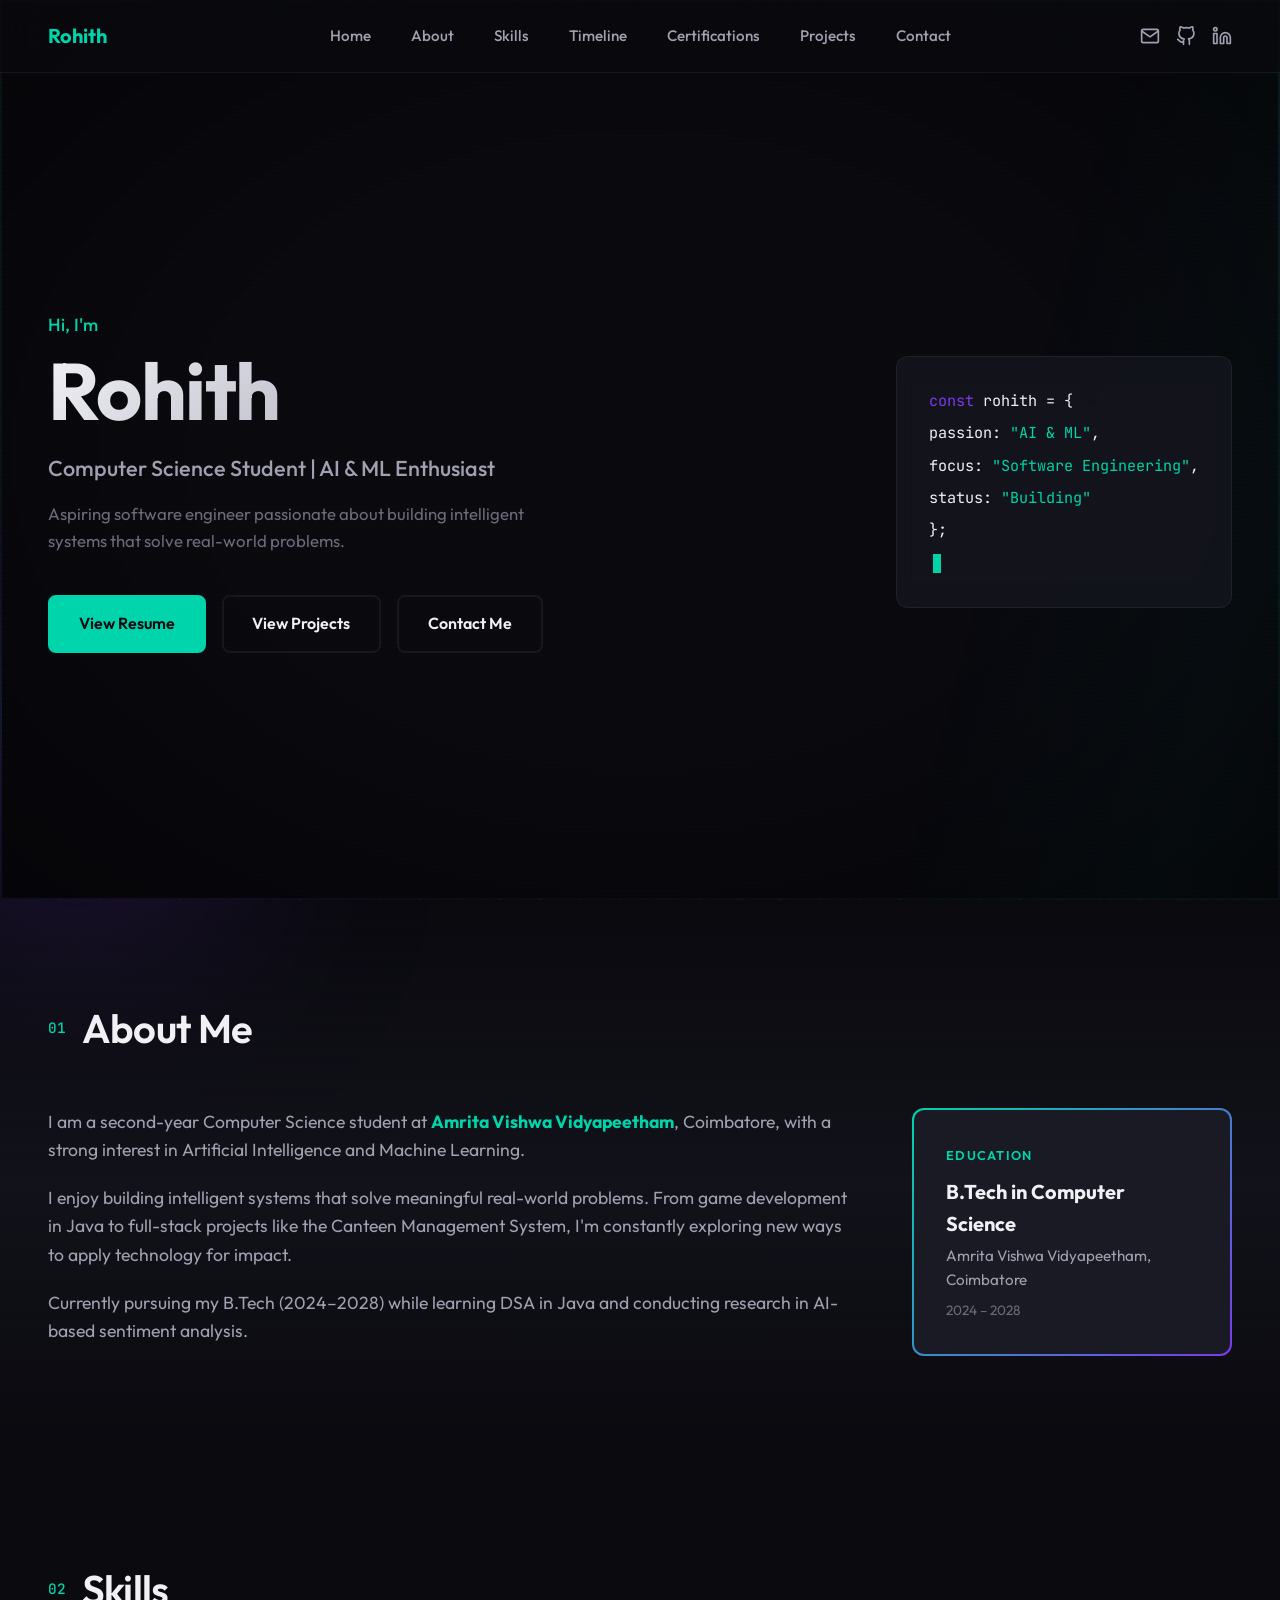
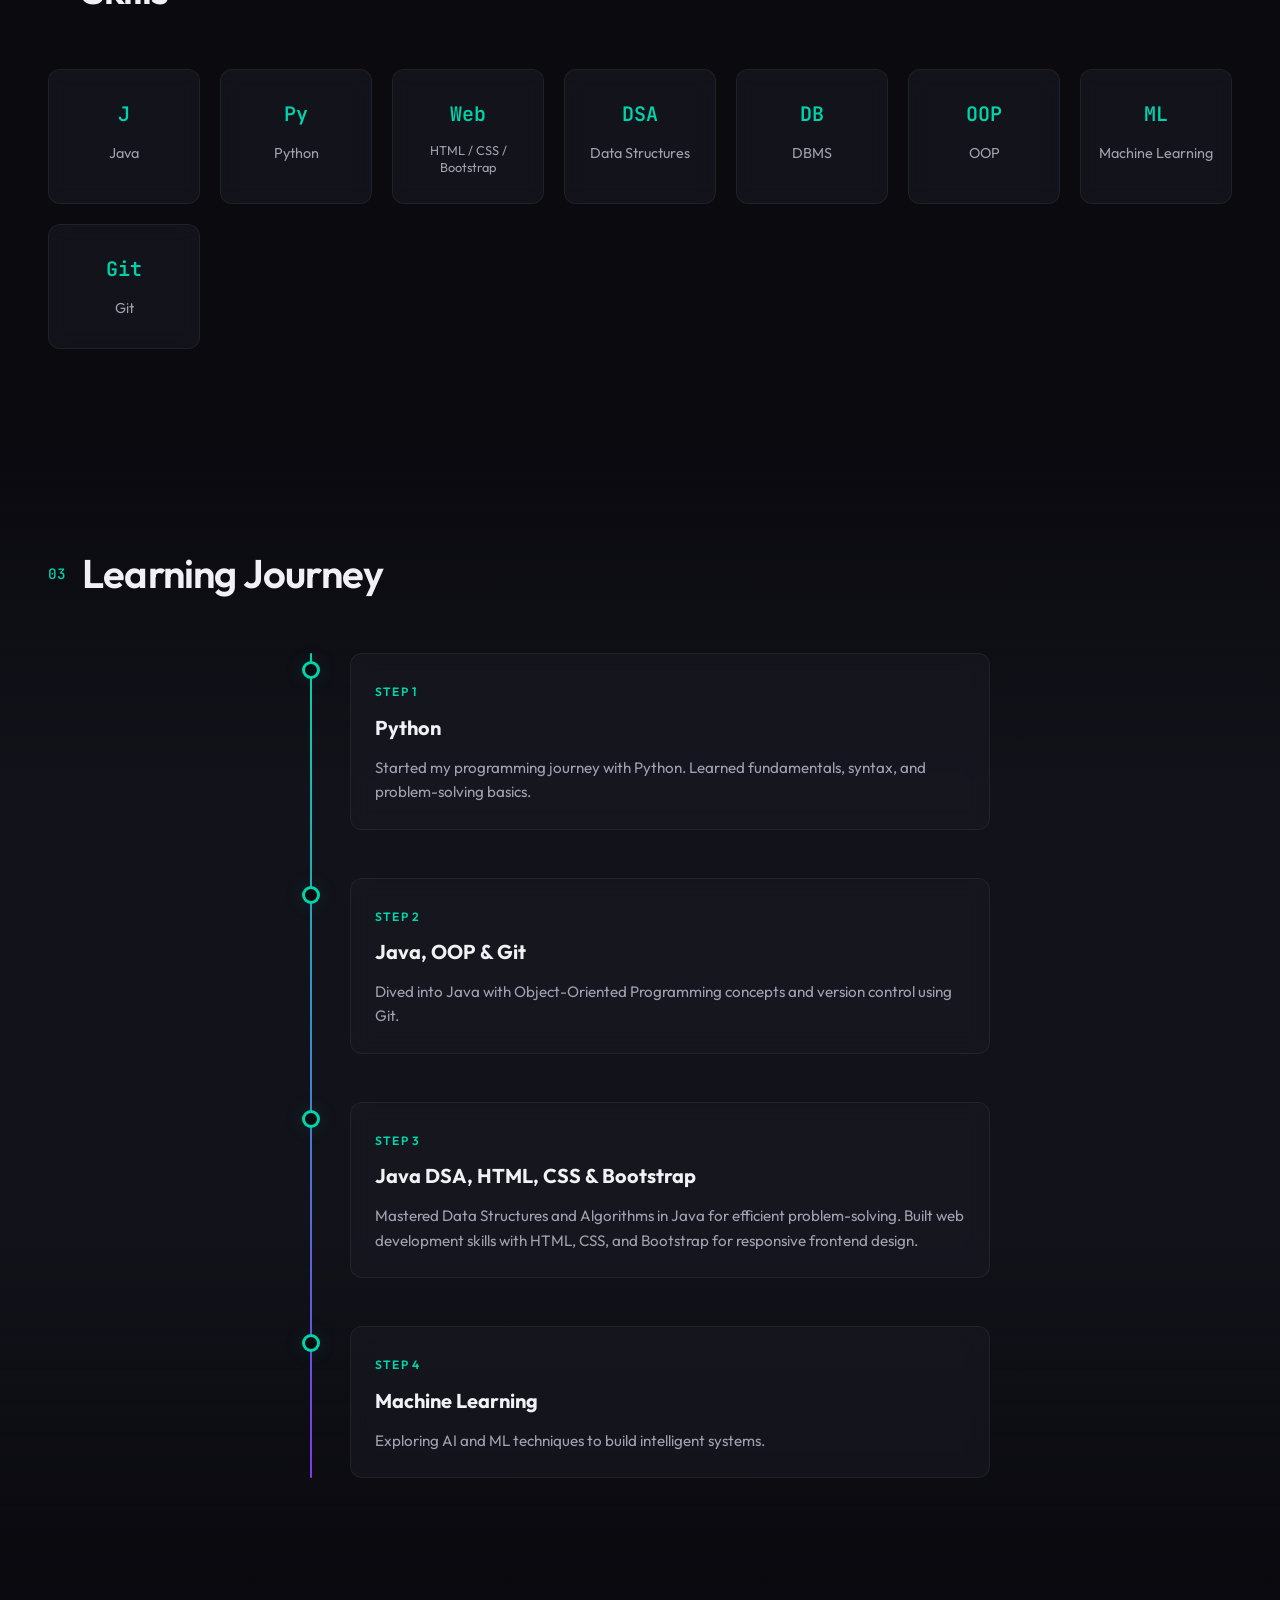
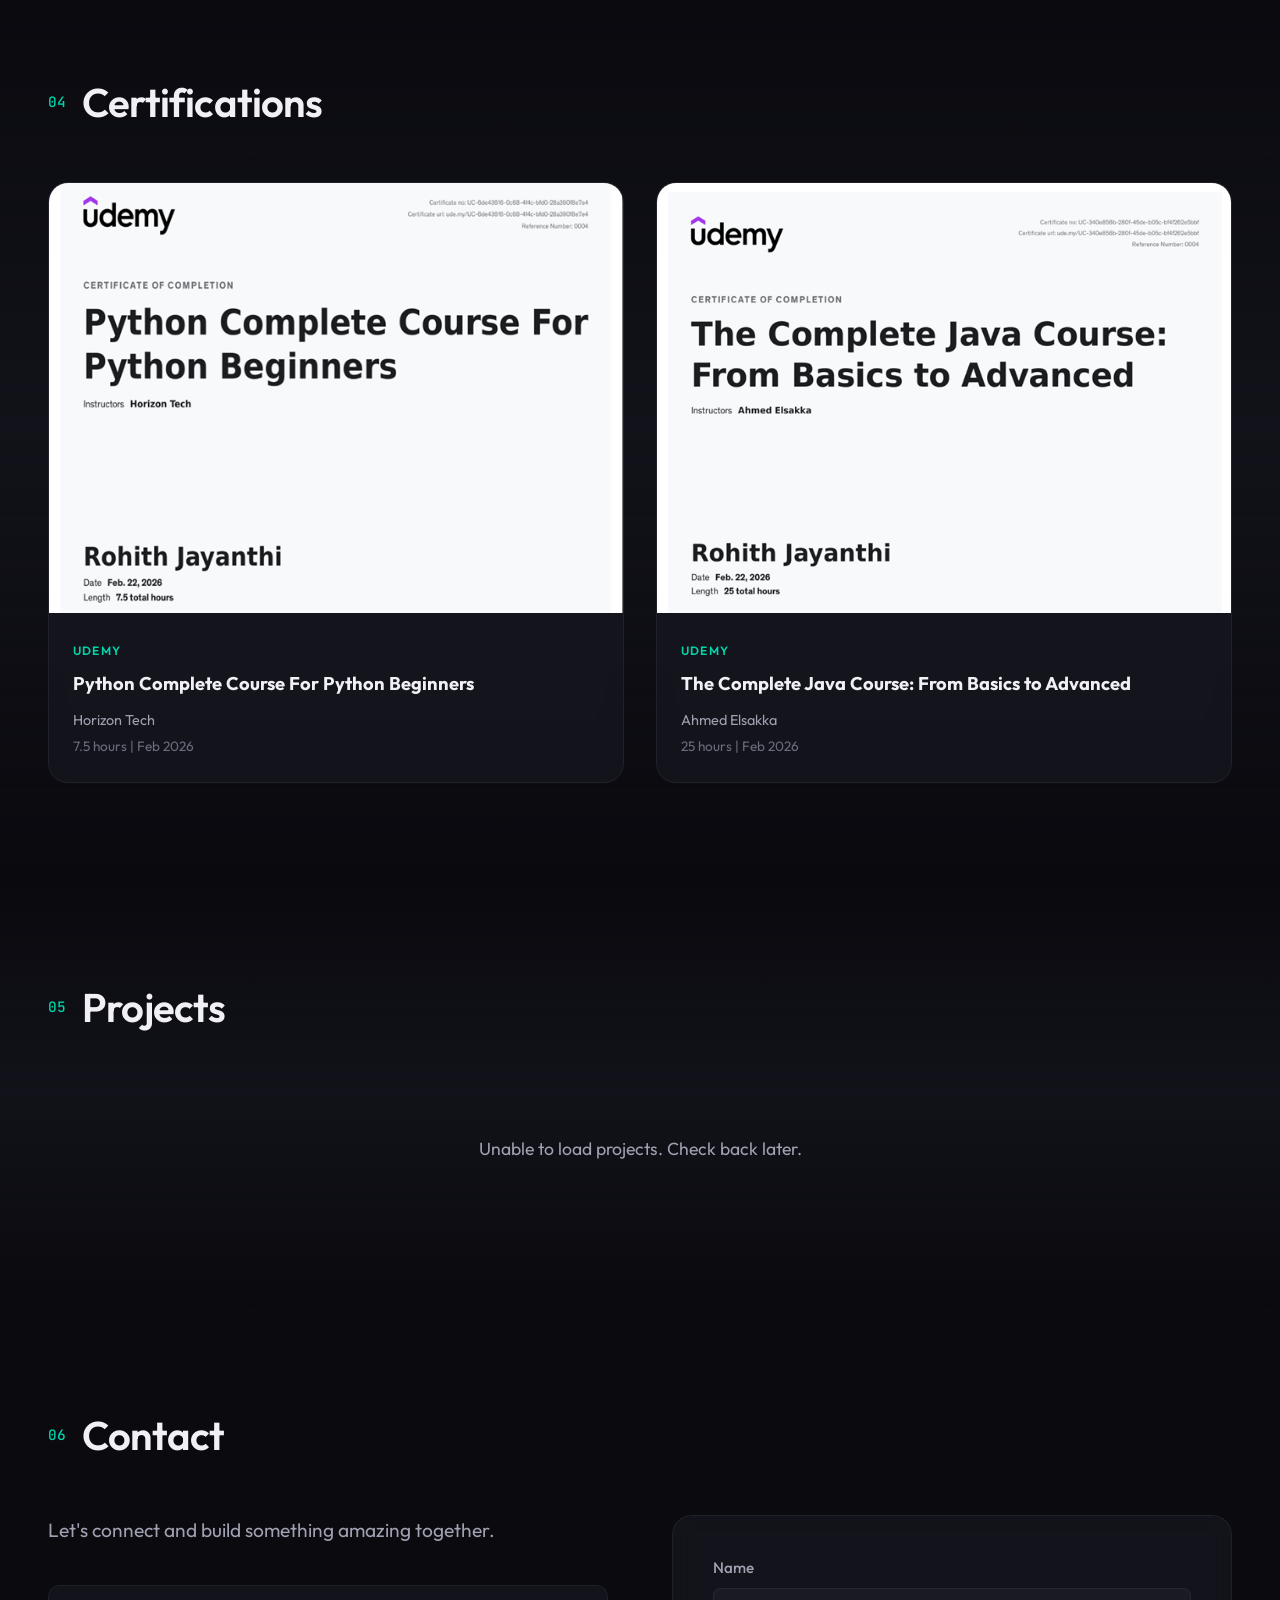
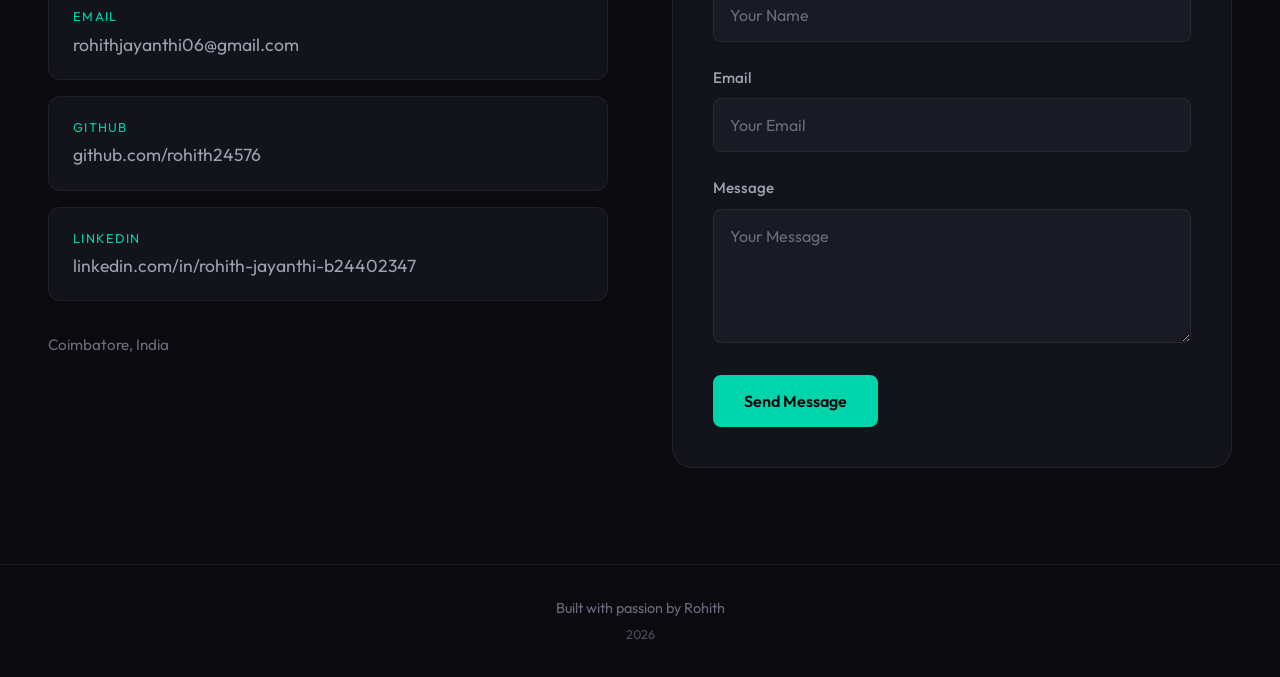
<file: index.html>
<!DOCTYPE html>
<html lang="en">

<head>
    <meta charset="UTF-8">
    <meta name="viewport" content="width=device-width, initial-scale=1.0">
    <meta name="description" content="Portfolio of Rohith, a Software Engineer passionate about AI and ML.">
    <title>Rohith | Software Engineer | AI & ML</title>
    <link rel="preconnect" href="https://fonts.googleapis.com">
    <link rel="preconnect" href="https://fonts.gstatic.com" crossorigin>
    <link
        href="https://fonts.googleapis.com/css2?family=Outfit:wght@300;400;500;600;700&family=JetBrains+Mono:wght@400;500&display=swap"
        rel="stylesheet">
    <link rel="stylesheet" href="styles.css">
</head>

<body>
    <a href="#main-content" class="skip-link">Skip to main content</a>
    <div class="bg-base"></div>
    <div class="bg-aurora"></div>
    <div class="bg-shapes">
        <span class="bg-shape bg-shape-1"></span>
        <span class="bg-shape bg-shape-2"></span>
        <span class="bg-shape bg-shape-3"></span>
        <span class="bg-shape bg-shape-4"></span>
        <span class="bg-shape bg-shape-5"></span>
        <span class="bg-shape bg-shape-6"></span>
    </div>
    <div class="bg-dots"></div>
    <div class="bg-grid"></div>
    <div class="bg-glow-line bg-glow-line-1"></div>
    <div class="bg-glow-line bg-glow-line-2"></div>
    <div class="bg-glow-line bg-glow-line-3"></div>
    <div class="noise-overlay"></div>
    <div class="gradient-orb gradient-orb-1"></div>
    <div class="gradient-orb gradient-orb-2"></div>
    <div class="gradient-orb gradient-orb-3"></div>
    <div class="gradient-orb gradient-orb-4"></div>
    <div class="gradient-orb gradient-orb-5"></div>
    <div class="particles" aria-hidden="true"></div>
    <div class="bg-border-glow"></div>
    <div class="bg-shimmer"></div>
    <div class="vignette"></div>
    <div class="scanlines"></div>

    <header>
        <nav class="navbar">
            <a href="#hero" class="nav-logo">Rohith</a>
            <div class="nav-slideout">
                <ul class="nav-links">
                    <li><a href="#hero">Home</a></li>
                    <li><a href="#about">About</a></li>
                    <li><a href="#skills">Skills</a></li>
                    <li><a href="#timeline">Timeline</a></li>
                    <li><a href="#certifications">Certifications</a></li>
                    <li><a href="#projects">Projects</a></li>
                    <li><a href="#contact">Contact</a></li>
                </ul>
                <div class="nav-social">
                    <a href="mailto:rohithjayanthi06@gmail.com" aria-label="Email" class="nav-social-link">
                        <svg xmlns="http://www.w3.org/2000/svg" width="20" height="20" viewBox="0 0 24 24" fill="none"
                            stroke="currentColor" stroke-width="2" stroke-linecap="round" stroke-linejoin="round">
                            <path d="M4 4h16c1.1 0 2 .9 2 2v12c0 1.1-.9 2-2 2H4c-1.1 0-2-.9-2-2V6c0-1.1.9-2 2-2z" />
                            <polyline points="22,6 12,13 2,6" />
                        </svg>
                    </a>
                    <a href="https://github.com/rohith24576" target="_blank" rel="noopener noreferrer"
                        aria-label="GitHub" class="nav-social-link">
                        <svg xmlns="http://www.w3.org/2000/svg" width="20" height="20" viewBox="0 0 24 24" fill="none"
                            stroke="currentColor" stroke-width="2" stroke-linecap="round" stroke-linejoin="round">
                            <path
                                d="M9 19c-5 1.5-5-2.5-7-3m14 6v-3.87a3.37 3.37 0 0 0-.94-2.61c3.14-.35 6.44-1.54 6.44-7A5.44 5.44 0 0 0 20 4.77 5.07 5.07 0 0 0 19.91 1S18.73.65 16 2.48a13.38 13.38 0 0 0-7 0C6.27.65 5.09 1 5.09 1A5.07 5.07 0 0 0 5 4.77a5.44 5.44 0 0 0-1.5 3.78c0 5.42 3.3 6.61 6.44 7A3.37 3.37 0 0 0 9 18.13V22" />
                        </svg>
                    </a>
                    <a href="https://www.linkedin.com/in/rohith-jayanthi-b24402347/" target="_blank"
                        rel="noopener noreferrer" aria-label="LinkedIn" class="nav-social-link">
                        <svg xmlns="http://www.w3.org/2000/svg" width="20" height="20" viewBox="0 0 24 24" fill="none"
                            stroke="currentColor" stroke-width="2" stroke-linecap="round" stroke-linejoin="round">
                            <path d="M16 8a6 6 0 0 1 6 6v7h-4v-7a2 2 0 0 0-2-2 2 2 0 0 0-2 2v7h-4v-7a6 6 0 0 1 6-6z" />
                            <rect x="2" y="9" width="4" height="12" />
                            <circle cx="4" cy="4" r="2" />
                        </svg>
                    </a>
                </div>
            </div>
            <button class="nav-toggle" aria-label="Toggle menu">
                <span></span>
                <span></span>
                <span></span>
            </button>
        </nav>
    </header>

    <main id="main-content">
        <section id="hero" class="hero">
            <div class="hero-content">
                <p class="hero-greeting">Hi, I'm</p>
                <h1 class="hero-name">Rohith</h1>
                <p class="hero-tagline">Computer Science Student | AI & ML Enthusiast</p>
                <p class="hero-subtitle">Aspiring software engineer passionate about building intelligent systems that
                    solve real-world problems.</p>
                <div class="hero-cta">
                    <a href="Rohith_resume.pdf" download="Rohith_resume.pdf"
                        class="btn btn-primary resume-download">View Resume</a>
                    <a href="#projects" class="btn btn-secondary">View Projects</a>
                    <a href="#contact" class="btn btn-secondary">Contact Me</a>
                </div>
            </div>
            <div class="hero-visual">
                <div class="code-block">
                    <span class="code-line"><span class="code-keyword">const</span> rohith = {</span>
                    <span class="code-line"> passion: <span class="code-string">"AI & ML"</span>,</span>
                    <span class="code-line"> focus: <span class="code-string">"Software Engineering"</span>,</span>
                    <span class="code-line"> status: <span class="code-string">"Building"</span></span>
                    <span class="code-line">};</span>
                    <span class="code-cursor"></span>
                </div>
            </div>
        </section>
        <section id="about" class="about">
            <div class="section-header reveal">
                <span class="section-number">01</span>
                <h2>About Me</h2>
            </div>
            <div class="about-content">
                <div class="about-text reveal">
                    <p>I am a second-year Computer Science student at <strong>Amrita Vishwa Vidyapeetham</strong>,
                        Coimbatore, with a strong interest in Artificial Intelligence and Machine Learning.
                    </p>
                    <p>I enjoy building intelligent systems that solve meaningful real-world problems. From game
                        development in Java to full-stack projects like the Canteen Management System, I'm constantly
                        exploring new ways to apply technology for impact.</p>
                    <p>Currently pursuing my B.Tech (2024–2028) while learning DSA in Java and conducting research in
                        AI-based sentiment analysis.</p>
                </div>
                <div class="about-card reveal reveal-delay-1">
                    <div class="about-card-inner">
                        <span class="about-label">Education</span>
                        <h3>B.Tech in Computer Science</h3>
                        <p>Amrita Vishwa Vidyapeetham, Coimbatore</p>
                        <p class="about-year">2024 – 2028</p>
                    </div>
                </div>
            </div>
        </section>

        <section id="skills" class="skills">
            <div class="section-header reveal">
                <span class="section-number">02</span>
                <h2>Skills</h2>
            </div>
            <div class="skills-grid">
                <div class="skill-card reveal" data-skill="Java">
                    <span class="skill-icon">J</span>
                    <span class="skill-name">Java</span>
                </div>
                <div class="skill-card reveal reveal-delay-1" data-skill="Python">
                    <span class="skill-icon">Py</span>
                    <span class="skill-name">Python</span>
                </div>
                <div class="skill-card reveal reveal-delay-2" data-skill="Web">
                    <span class="skill-icon">Web</span>
                    <span class="skill-name">HTML / CSS / Bootstrap</span>
                </div>
                <div class="skill-card reveal reveal-delay-3" data-skill="DSA">
                    <span class="skill-icon">DSA</span>
                    <span class="skill-name">Data Structures</span>
                </div>
                <div class="skill-card reveal" data-skill="DBMS">
                    <span class="skill-icon">DB</span>
                    <span class="skill-name">DBMS</span>
                </div>
                <div class="skill-card reveal reveal-delay-1" data-skill="OOP">
                    <span class="skill-icon">OOP</span>
                    <span class="skill-name">OOP</span>
                </div>
                <div class="skill-card reveal reveal-delay-2" data-skill="ML">
                    <span class="skill-icon">ML</span>
                    <span class="skill-name">Machine Learning</span>
                </div>
                <div class="skill-card reveal reveal-delay-3" data-skill="Git">
                    <span class="skill-icon">Git</span>
                    <span class="skill-name">Git</span>
                </div>
            </div>
        </section>

        <section id="timeline" class="timeline">
            <div class="section-header reveal">
                <span class="section-number">03</span>
                <h2>Learning Journey</h2>
            </div>
            <div class="timeline-container">
                <div class="timeline-line"></div>
                <article class="timeline-item reveal">
                    <div class="timeline-dot"></div>
                    <div class="timeline-content">
                        <span class="timeline-tag">Step 1</span>
                        <h3>Python</h3>
                        <p>Started my programming journey with Python. Learned fundamentals, syntax, and problem-solving
                            basics.</p>
                    </div>
                </article>
                <article class="timeline-item reveal reveal-delay-1">
                    <div class="timeline-dot"></div>
                    <div class="timeline-content">
                        <span class="timeline-tag">Step 2</span>
                        <h3>Java, OOP & Git</h3>
                        <p>Dived into Java with Object-Oriented Programming concepts and version control using Git.</p>
                    </div>
                </article>
                <article class="timeline-item reveal reveal-delay-2">
                    <div class="timeline-dot"></div>
                    <div class="timeline-content">
                        <span class="timeline-tag">Step 3</span>
                        <h3>Java DSA, HTML, CSS & Bootstrap</h3>
                        <p>Mastered Data Structures and Algorithms in Java for efficient problem-solving. Built web
                            development skills with HTML, CSS, and Bootstrap for responsive frontend design.</p>
                    </div>
                </article>
                <article class="timeline-item reveal reveal-delay-3">
                    <div class="timeline-dot"></div>
                    <div class="timeline-content">
                        <span class="timeline-tag">Step 4</span>
                        <h3>Machine Learning</h3>
                        <p>Exploring AI and ML techniques to build intelligent systems.</p>
                    </div>
                </article>
            </div>
        </section>

        <section id="certifications" class="certifications">
            <div class="section-header reveal">
                <span class="section-number">04</span>
                <h2>Certifications</h2>
            </div>
            <div class="certifications-grid">
                <article class="cert-card reveal">
                    <div class="cert-image-wrap">
                        <img src="assets/python-cert.png"
                            alt="Python Complete Course For Python Beginners - Udemy Certificate">
                    </div>
                    <div class="cert-info">
                        <span class="cert-platform">Udemy</span>
                        <h3>Python Complete Course For Python Beginners</h3>
                        <p class="cert-instructor">Horizon Tech</p>
                        <p class="cert-meta">7.5 hours | Feb 2026</p>
                    </div>
                </article>
                <article class="cert-card reveal reveal-delay-1">
                    <div class="cert-image-wrap">
                        <img src="assets/java-cert.png" alt="The Complete Java Course - Udemy Certificate">
                    </div>
                    <div class="cert-info">
                        <span class="cert-platform">Udemy</span>
                        <h3>The Complete Java Course: From Basics to Advanced</h3>
                        <p class="cert-instructor">Ahmed Elsakka</p>
                        <p class="cert-meta">25 hours | Feb 2026</p>
                    </div>
                </article>
            </div>
        </section>

        <section id="projects" class="projects">
            <div class="section-header reveal">
                <span class="section-number">05</span>
                <h2>Projects</h2>
            </div>
            <div class="projects-grid" id="projects-grid">
                <div class="projects-loading reveal" id="projects-loading">Loading projects from GitHub...</div>
            </div>
        </section>

        <section id="contact" class="contact">
            <div class="section-header reveal">
                <span class="section-number">06</span>
                <h2>Contact</h2>
            </div>
            <div class="contact-wrapper">
                <div class="contact-info">
                    <p class="contact-intro reveal">Let's connect and build something amazing together.</p>
                    <div class="contact-links">
                        <a href="mailto:rohithjayanthi06@gmail.com" class="contact-link reveal">
                            <span class="contact-link-icon">Email</span>
                            <span class="contact-link-text">rohithjayanthi06@gmail.com</span>
                        </a>
                        <a href="https://github.com/rohith24576" target="_blank" rel="noopener noreferrer"
                            class="contact-link reveal reveal-delay-1">
                            <span class="contact-link-icon">GitHub</span>
                            <span class="contact-link-text">github.com/rohith24576</span>
                        </a>
                        <a href="https://www.linkedin.com/in/rohith-jayanthi-b24402347/" target="_blank"
                            rel="noopener noreferrer" class="contact-link reveal reveal-delay-2">
                            <span class="contact-link-icon">LinkedIn</span>
                            <span class="contact-link-text">linkedin.com/in/rohith-jayanthi-b24402347</span>
                        </a>
                    </div>
                    <p class="contact-location">Coimbatore, India</p>
                </div>

                <form class="contact-form reveal reveal-delay-1" action="#" method="POST">
                    <div class="form-group">
                        <label for="name">Name</label>
                        <input type="text" id="name" name="name" required placeholder="Your Name" aria-label="Name">
                    </div>
                    <div class="form-group">
                        <label for="email">Email</label>
                        <input type="email" id="email" name="email" required placeholder="Your Email"
                            aria-label="Email">
                    </div>
                    <div class="form-group">
                        <label for="message">Message</label>
                        <textarea id="message" name="message" rows="5" required placeholder="Your Message"
                            aria-label="Message"></textarea>
                    </div>
                    <button type="submit" class="btn btn-primary form-submit">Send Message</button>
                </form>
            </div>
        </section>
    </main>

    <footer class="footer">
        <p>Built with passion by Rohith</p>
        <p class="footer-year">2026</p>
    </footer>

    <script src="script.js"></script>
</body>

</html>
</file>
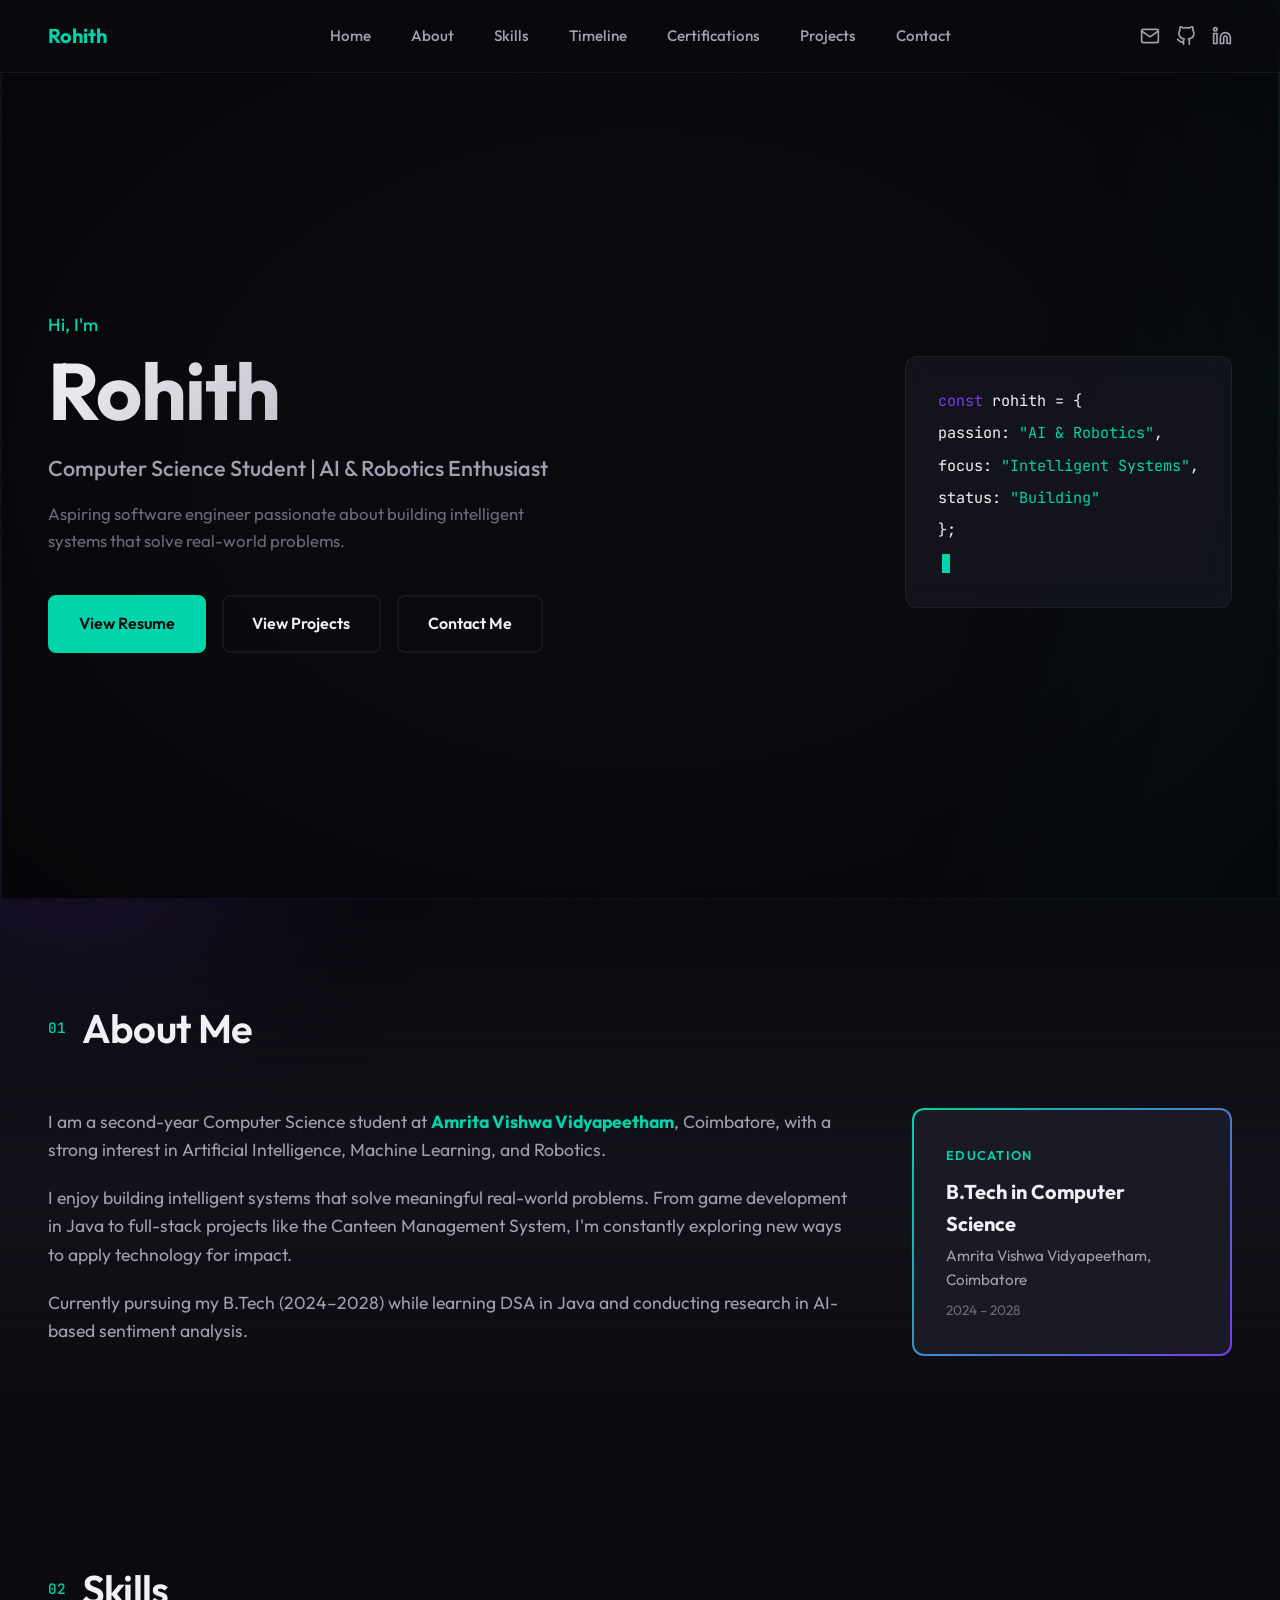
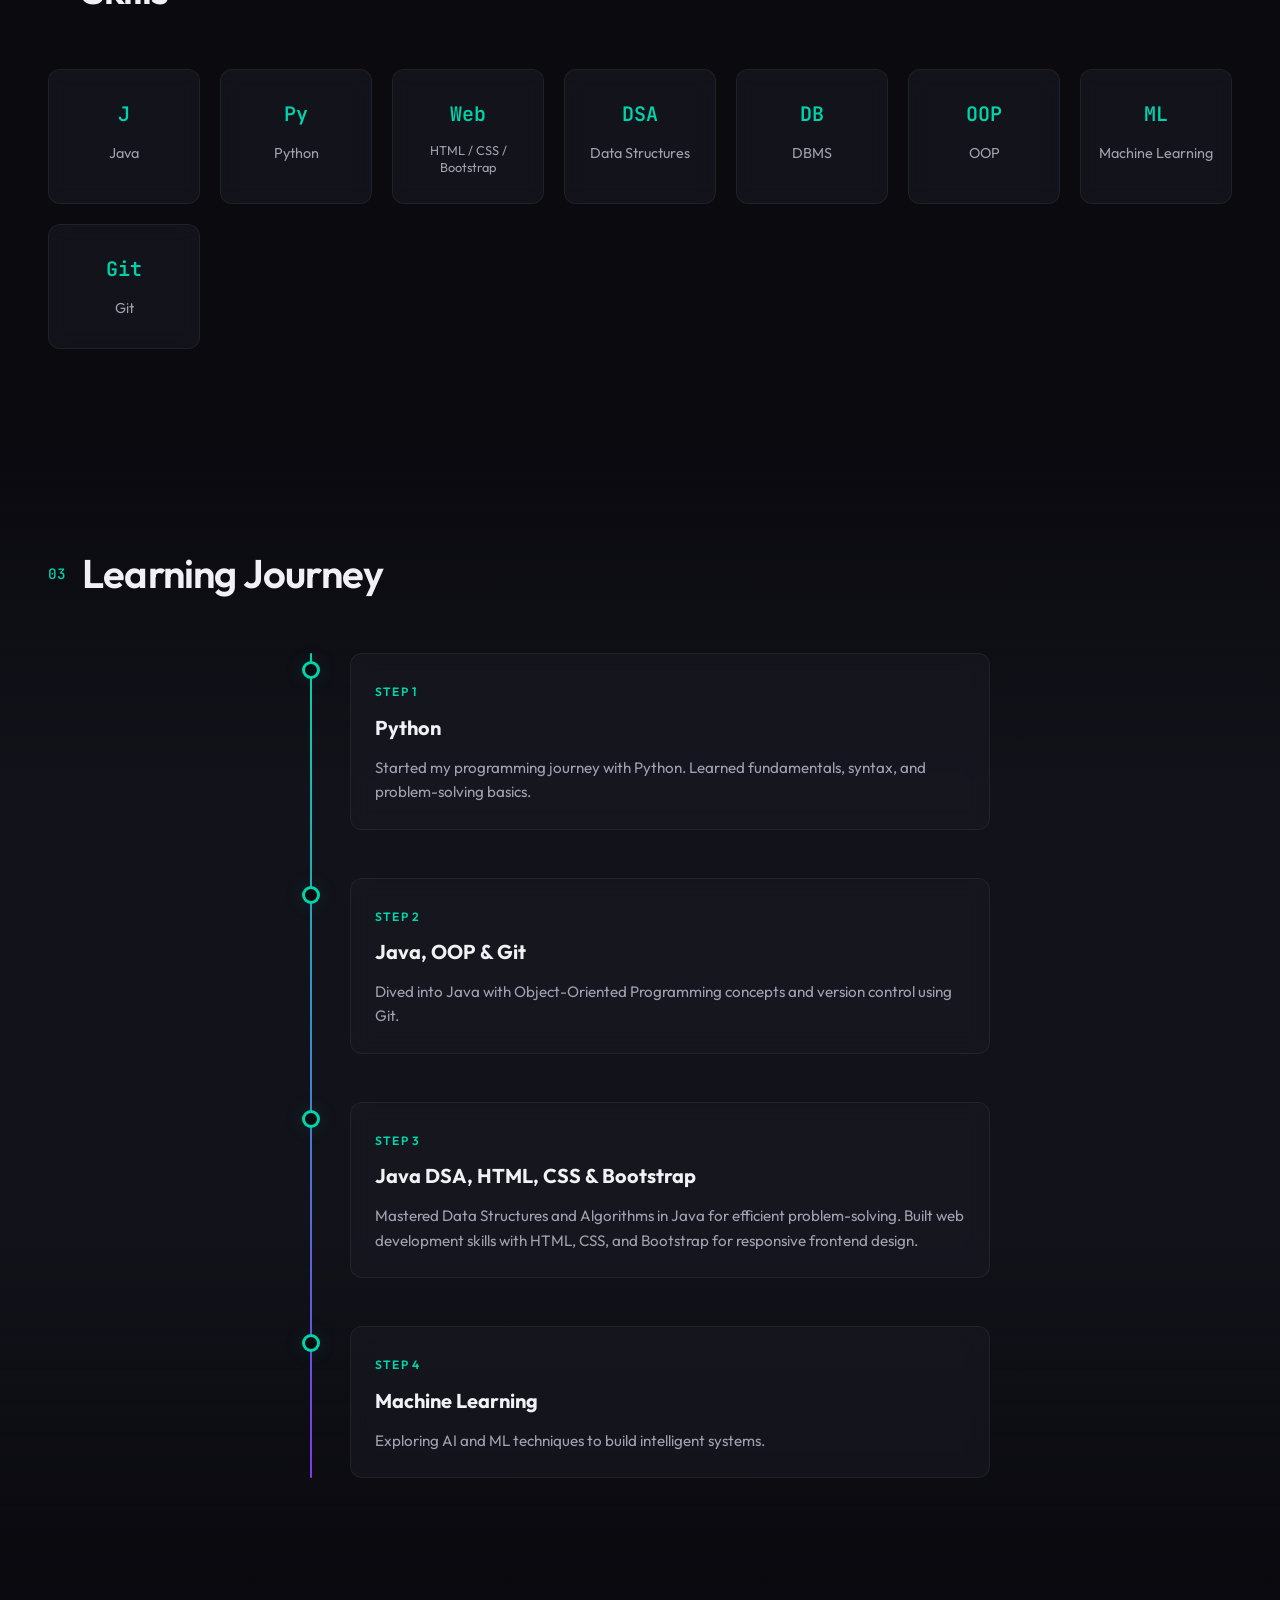
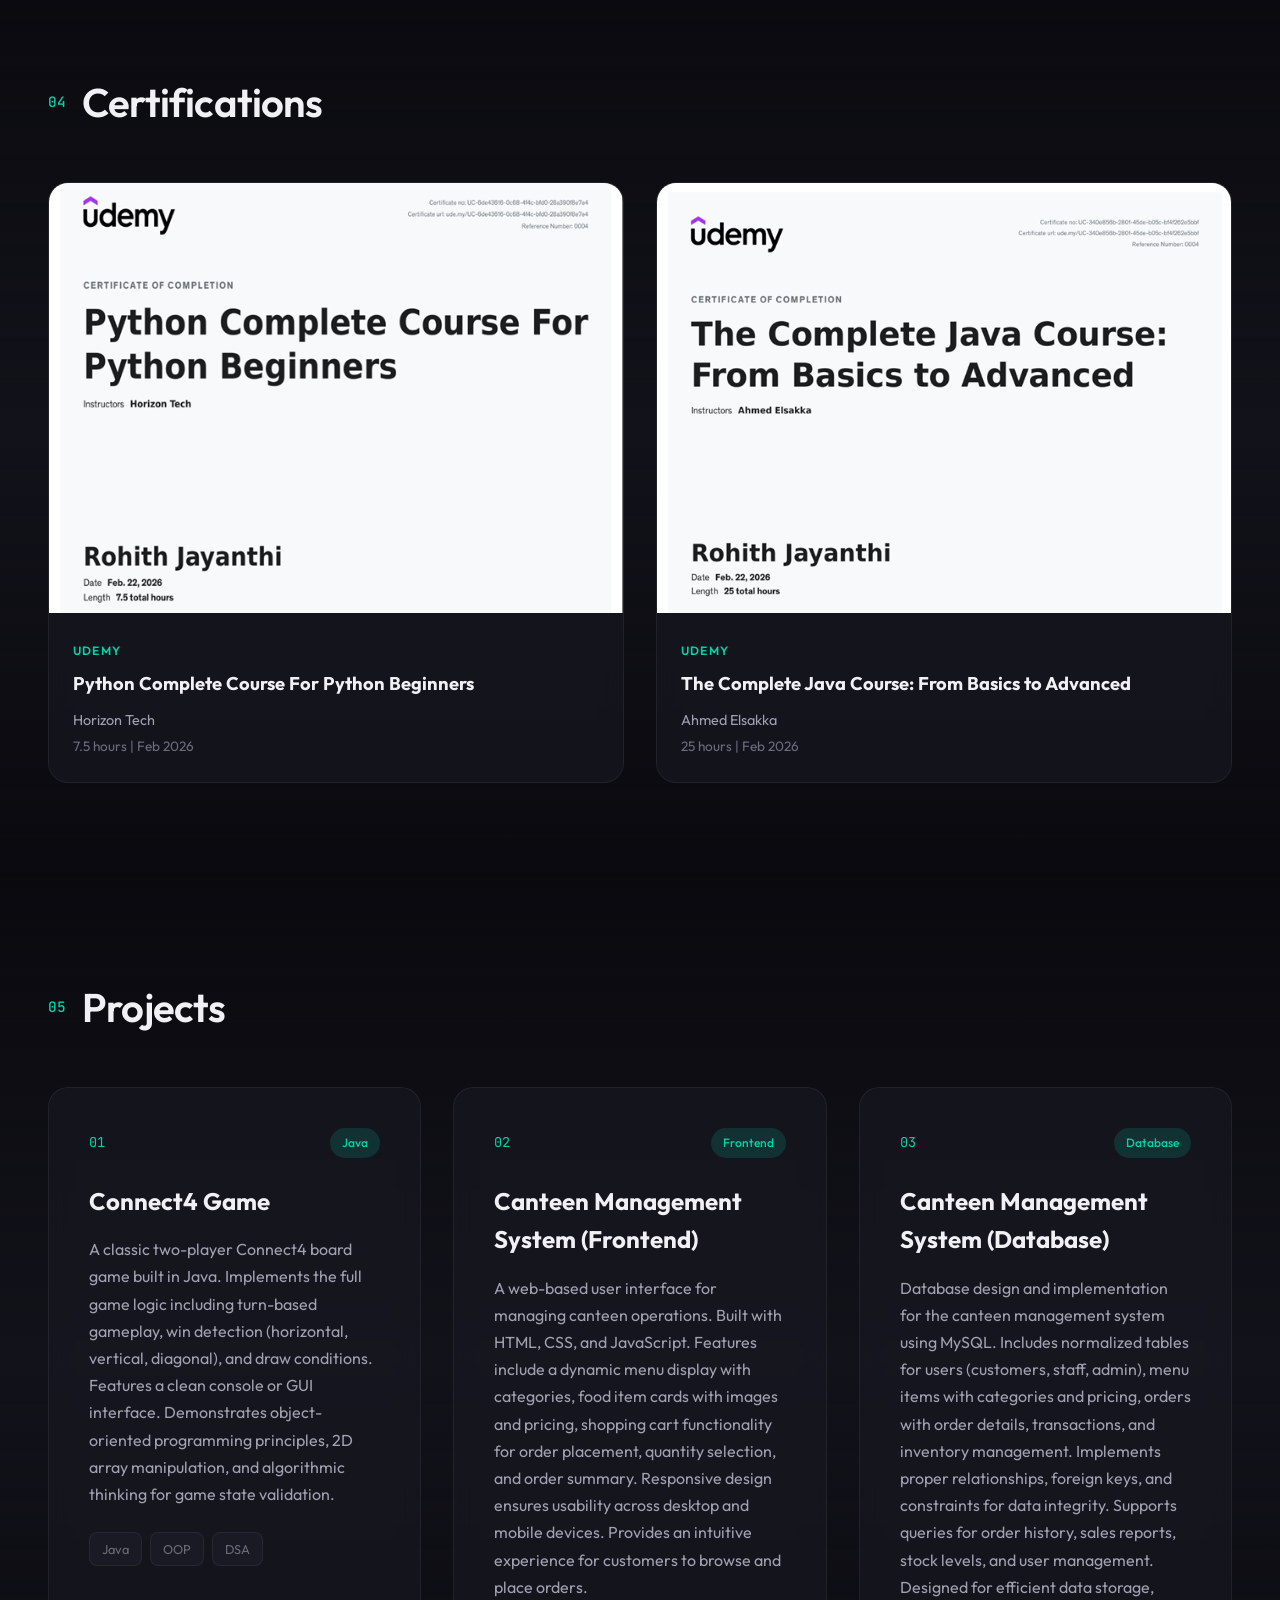
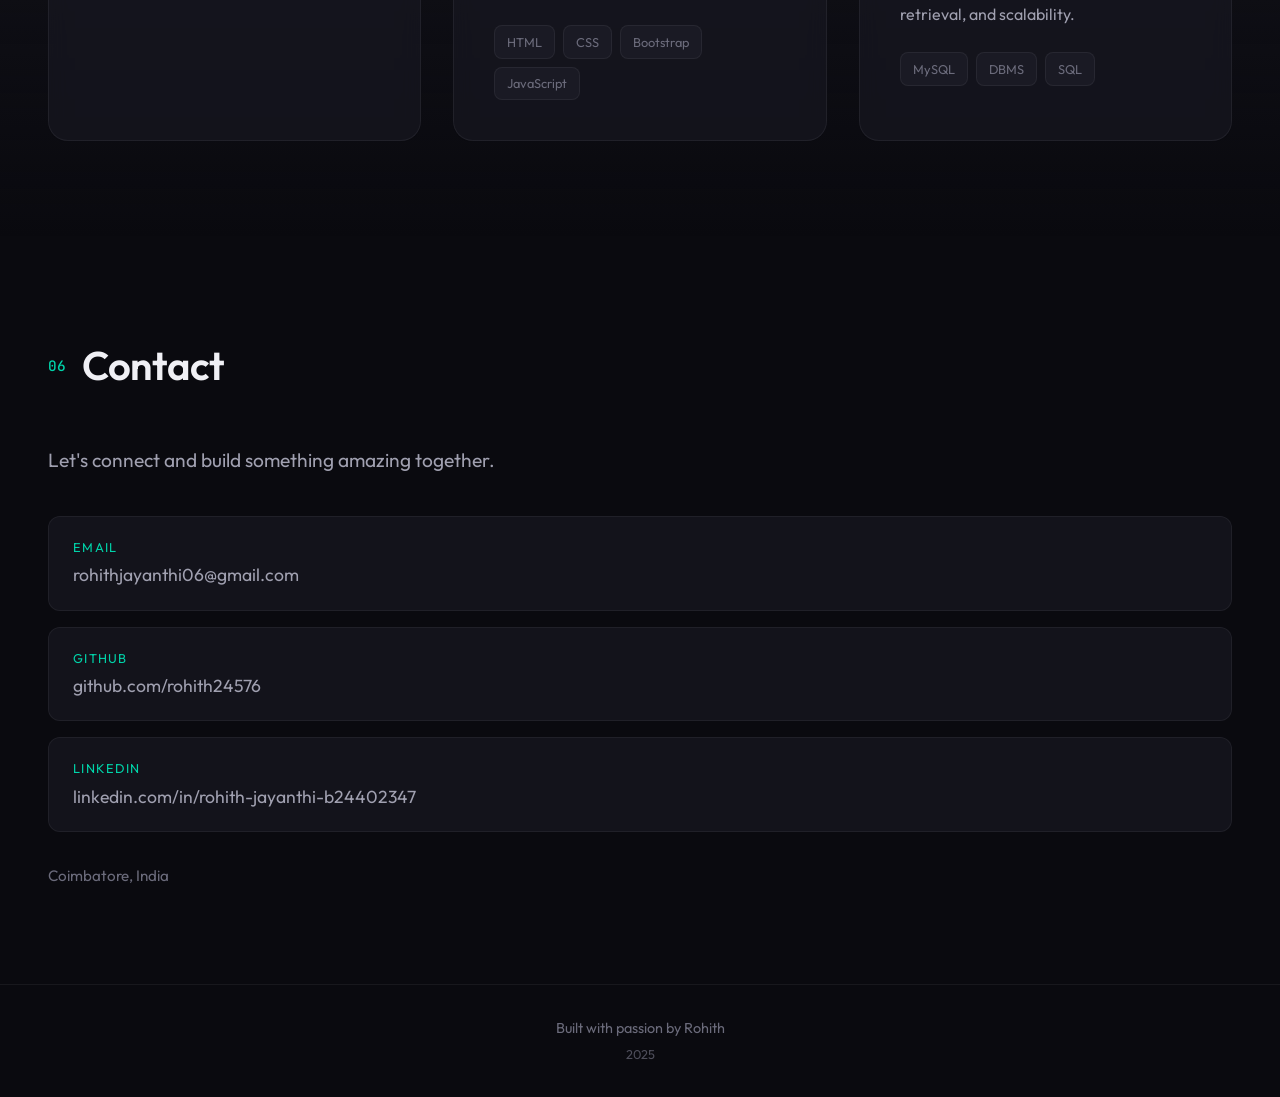
<file: Index.html>
<!DOCTYPE html>
<html lang="en">
<head>
    <meta charset="UTF-8">
    <meta name="viewport" content="width=device-width, initial-scale=1.0">
    <title>Rohith | Software Engineer | AI & Robotics</title>
    <link rel="preconnect" href="https://fonts.googleapis.com">
    <link rel="preconnect" href="https://fonts.gstatic.com" crossorigin>
    <link href="https://fonts.googleapis.com/css2?family=Outfit:wght@300;400;500;600;700&family=JetBrains+Mono:wght@400;500&display=swap" rel="stylesheet">
    <link rel="stylesheet" href="styles.css">
</head>
<body>
    <div class="bg-base"></div>
    <div class="bg-aurora"></div>
    <div class="bg-shapes">
        <span class="bg-shape bg-shape-1"></span>
        <span class="bg-shape bg-shape-2"></span>
        <span class="bg-shape bg-shape-3"></span>
        <span class="bg-shape bg-shape-4"></span>
        <span class="bg-shape bg-shape-5"></span>
        <span class="bg-shape bg-shape-6"></span>
    </div>
    <div class="bg-dots"></div>
    <div class="bg-grid"></div>
    <div class="bg-glow-line bg-glow-line-1"></div>
    <div class="bg-glow-line bg-glow-line-2"></div>
    <div class="bg-glow-line bg-glow-line-3"></div>
    <div class="noise-overlay"></div>
    <div class="gradient-orb gradient-orb-1"></div>
    <div class="gradient-orb gradient-orb-2"></div>
    <div class="gradient-orb gradient-orb-3"></div>
    <div class="gradient-orb gradient-orb-4"></div>
    <div class="gradient-orb gradient-orb-5"></div>
    <div class="particles" aria-hidden="true"></div>
    <div class="bg-border-glow"></div>
    <div class="bg-shimmer"></div>
    <div class="vignette"></div>
    <div class="scanlines"></div>

    <nav class="navbar">
        <a href="#hero" class="nav-logo">Rohith</a>
        <div class="nav-slideout">
            <ul class="nav-links">
                <li><a href="#hero">Home</a></li>
                <li><a href="#about">About</a></li>
                <li><a href="#skills">Skills</a></li>
                <li><a href="#timeline">Timeline</a></li>
                <li><a href="#certifications">Certifications</a></li>
                <li><a href="#projects">Projects</a></li>
                <li><a href="#contact">Contact</a></li>
            </ul>
            <div class="nav-social">
            <a href="mailto:rohithjayanthi06@gmail.com" aria-label="Email" class="nav-social-link">
                <svg xmlns="http://www.w3.org/2000/svg" width="20" height="20" viewBox="0 0 24 24" fill="none" stroke="currentColor" stroke-width="2" stroke-linecap="round" stroke-linejoin="round"><path d="M4 4h16c1.1 0 2 .9 2 2v12c0 1.1-.9 2-2 2H4c-1.1 0-2-.9-2-2V6c0-1.1.9-2 2-2z"/><polyline points="22,6 12,13 2,6"/></svg>
            </a>
            <a href="https://github.com/rohith24576" target="_blank" rel="noopener noreferrer" aria-label="GitHub" class="nav-social-link">
                <svg xmlns="http://www.w3.org/2000/svg" width="20" height="20" viewBox="0 0 24 24" fill="none" stroke="currentColor" stroke-width="2" stroke-linecap="round" stroke-linejoin="round"><path d="M9 19c-5 1.5-5-2.5-7-3m14 6v-3.87a3.37 3.37 0 0 0-.94-2.61c3.14-.35 6.44-1.54 6.44-7A5.44 5.44 0 0 0 20 4.77 5.07 5.07 0 0 0 19.91 1S18.73.65 16 2.48a13.38 13.38 0 0 0-7 0C6.27.65 5.09 1 5.09 1A5.07 5.07 0 0 0 5 4.77a5.44 5.44 0 0 0-1.5 3.78c0 5.42 3.3 6.61 6.44 7A3.37 3.37 0 0 0 9 18.13V22"/></svg>
            </a>
            <a href="https://www.linkedin.com/in/rohith-jayanthi-b24402347/" target="_blank" rel="noopener noreferrer" aria-label="LinkedIn" class="nav-social-link">
                <svg xmlns="http://www.w3.org/2000/svg" width="20" height="20" viewBox="0 0 24 24" fill="none" stroke="currentColor" stroke-width="2" stroke-linecap="round" stroke-linejoin="round"><path d="M16 8a6 6 0 0 1 6 6v7h-4v-7a2 2 0 0 0-2-2 2 2 0 0 0-2 2v7h-4v-7a6 6 0 0 1 6-6z"/><rect x="2" y="9" width="4" height="12"/><circle cx="4" cy="4" r="2"/></svg>
            </a>
            </div>
        </div>
        <button class="nav-toggle" aria-label="Toggle menu">
            <span></span>
            <span></span>
            <span></span>
        </button>
    </nav>

    <main>
        <section id="hero" class="hero">
            <div class="hero-content">
                <p class="hero-greeting">Hi, I'm</p>
                <h1 class="hero-name">Rohith</h1>
                <p class="hero-tagline">Computer Science Student | AI & Robotics Enthusiast</p>
                <p class="hero-subtitle">Aspiring software engineer passionate about building intelligent systems that solve real-world problems.</p>
                <div class="hero-cta">
                    <a href="Rohith_resume.pdf" download="Rohith_resume.pdf" class="btn btn-primary resume-download">View Resume</a>
                    <a href="#projects" class="btn btn-secondary">View Projects</a>
                    <a href="#contact" class="btn btn-secondary">Contact Me</a>
                </div>
            </div>
            <div class="hero-visual">
                <div class="code-block">
                    <span class="code-line"><span class="code-keyword">const</span> rohith = {</span>
                    <span class="code-line">  passion: <span class="code-string">"AI & Robotics"</span>,</span>
                    <span class="code-line">  focus: <span class="code-string">"Intelligent Systems"</span>,</span>
                    <span class="code-line">  status: <span class="code-string">"Building"</span></span>
                    <span class="code-line">};</span>
                    <span class="code-cursor"></span>
                </div>
            </div>
        </section>

        <section id="about" class="about">
            <div class="section-header reveal">
                <span class="section-number">01</span>
                <h2>About Me</h2>
            </div>
            <div class="about-content">
                <div class="about-text reveal">
                    <p>I am a second-year Computer Science student at <strong>Amrita Vishwa Vidyapeetham</strong>, Coimbatore, with a strong interest in Artificial Intelligence, Machine Learning, and Robotics.</p>
                    <p>I enjoy building intelligent systems that solve meaningful real-world problems. From game development in Java to full-stack projects like the Canteen Management System, I'm constantly exploring new ways to apply technology for impact.</p>
                    <p>Currently pursuing my B.Tech (2024–2028) while learning DSA in Java and conducting research in AI-based sentiment analysis.</p>
                </div>
                <div class="about-card reveal reveal-delay-1">
                    <div class="about-card-inner">
                        <span class="about-label">Education</span>
                        <h3>B.Tech in Computer Science</h3>
                        <p>Amrita Vishwa Vidyapeetham, Coimbatore</p>
                        <p class="about-year">2024 – 2028</p>
                    </div>
                </div>
            </div>
        </section>

        <section id="skills" class="skills">
            <div class="section-header reveal">
                <span class="section-number">02</span>
                <h2>Skills</h2>
            </div>
            <div class="skills-grid">
                <div class="skill-card reveal" data-skill="Java">
                    <span class="skill-icon">J</span>
                    <span class="skill-name">Java</span>
                </div>
                <div class="skill-card reveal reveal-delay-1" data-skill="Python">
                    <span class="skill-icon">Py</span>
                    <span class="skill-name">Python</span>
                </div>
                <div class="skill-card reveal reveal-delay-2" data-skill="Web">
                    <span class="skill-icon">Web</span>
                    <span class="skill-name">HTML / CSS / Bootstrap</span>
                </div>
                <div class="skill-card reveal reveal-delay-3" data-skill="DSA">
                    <span class="skill-icon">DSA</span>
                    <span class="skill-name">Data Structures</span>
                </div>
                <div class="skill-card reveal" data-skill="DBMS">
                    <span class="skill-icon">DB</span>
                    <span class="skill-name">DBMS</span>
                </div>
                <div class="skill-card reveal reveal-delay-1" data-skill="OOP">
                    <span class="skill-icon">OOP</span>
                    <span class="skill-name">OOP</span>
                </div>
                <div class="skill-card reveal reveal-delay-2" data-skill="ML">
                    <span class="skill-icon">ML</span>
                    <span class="skill-name">Machine Learning</span>
                </div>
                <div class="skill-card reveal reveal-delay-3" data-skill="Git">
                    <span class="skill-icon">Git</span>
                    <span class="skill-name">Git</span>
                </div>
            </div>
        </section>

        <section id="timeline" class="timeline">
            <div class="section-header reveal">
                <span class="section-number">03</span>
                <h2>Learning Journey</h2>
            </div>
            <div class="timeline-container">
                <div class="timeline-line"></div>
                <article class="timeline-item reveal">
                    <div class="timeline-dot"></div>
                    <div class="timeline-content">
                        <span class="timeline-tag">Step 1</span>
                        <h3>Python</h3>
                        <p>Started my programming journey with Python. Learned fundamentals, syntax, and problem-solving basics.</p>
                    </div>
                </article>
                <article class="timeline-item reveal reveal-delay-1">
                    <div class="timeline-dot"></div>
                    <div class="timeline-content">
                        <span class="timeline-tag">Step 2</span>
                        <h3>Java, OOP & Git</h3>
                        <p>Dived into Java with Object-Oriented Programming concepts and version control using Git.</p>
                    </div>
                </article>
                <article class="timeline-item reveal reveal-delay-2">
                    <div class="timeline-dot"></div>
                    <div class="timeline-content">
                        <span class="timeline-tag">Step 3</span>
                        <h3>Java DSA, HTML, CSS & Bootstrap</h3>
                        <p>Mastered Data Structures and Algorithms in Java for efficient problem-solving. Built web development skills with HTML, CSS, and Bootstrap for responsive frontend design.</p>
                    </div>
                </article>
                <article class="timeline-item reveal reveal-delay-3">
                    <div class="timeline-dot"></div>
                    <div class="timeline-content">
                        <span class="timeline-tag">Step 4</span>
                        <h3>Machine Learning</h3>
                        <p>Exploring AI and ML techniques to build intelligent systems.</p>
                    </div>
                </article>
            </div>
        </section>

        <section id="certifications" class="certifications">
            <div class="section-header reveal">
                <span class="section-number">04</span>
                <h2>Certifications</h2>
            </div>
            <div class="certifications-grid">
                <article class="cert-card reveal">
                    <div class="cert-image-wrap">
                        <img src="assets/python-cert.png" alt="Python Complete Course For Python Beginners - Udemy Certificate">
                    </div>
                    <div class="cert-info">
                        <span class="cert-platform">Udemy</span>
                        <h3>Python Complete Course For Python Beginners</h3>
                        <p class="cert-instructor">Horizon Tech</p>
                        <p class="cert-meta">7.5 hours | Feb 2026</p>
                    </div>
                </article>
                <article class="cert-card reveal reveal-delay-1">
                    <div class="cert-image-wrap">
                        <img src="assets/java-cert.png" alt="The Complete Java Course - Udemy Certificate">
                    </div>
                    <div class="cert-info">
                        <span class="cert-platform">Udemy</span>
                        <h3>The Complete Java Course: From Basics to Advanced</h3>
                        <p class="cert-instructor">Ahmed Elsakka</p>
                        <p class="cert-meta">25 hours | Feb 2026</p>
                    </div>
                </article>
            </div>
        </section>

        <section id="projects" class="projects">
            <div class="section-header reveal">
                <span class="section-number">05</span>
                <h2>Projects</h2>
            </div>
            <div class="projects-grid">
                <article class="project-card reveal">
                    <div class="project-card-glow"></div>
                    <div class="project-header">
                        <span class="project-number">01</span>
                        <span class="project-tag">Java</span>
                    </div>
                    <h3>Connect4 Game</h3>
                    <p>A classic two-player Connect4 board game built in Java. Implements the full game logic including turn-based gameplay, win detection (horizontal, vertical, diagonal), and draw conditions. Features a clean console or GUI interface. Demonstrates object-oriented programming principles, 2D array manipulation, and algorithmic thinking for game state validation.</p>
                    <div class="project-tech">
                        <span>Java</span>
                        <span>OOP</span>
                        <span>DSA</span>
                    </div>
                </article>
                <article class="project-card reveal reveal-delay-1">
                    <div class="project-card-glow"></div>
                    <div class="project-header">
                        <span class="project-number">02</span>
                        <span class="project-tag">Frontend</span>
                    </div>
                    <h3>Canteen Management System (Frontend)</h3>
                    <p>A web-based user interface for managing canteen operations. Built with HTML, CSS, and JavaScript. Features include a dynamic menu display with categories, food item cards with images and pricing, shopping cart functionality for order placement, quantity selection, and order summary. Responsive design ensures usability across desktop and mobile devices. Provides an intuitive experience for customers to browse and place orders.</p>
                    <div class="project-tech">
                        <span>HTML</span>
                        <span>CSS</span>
                        <span>Bootstrap</span>
                        <span>JavaScript</span>
                    </div>
                </article>
                <article class="project-card reveal reveal-delay-2">
                    <div class="project-card-glow"></div>
                    <div class="project-header">
                        <span class="project-number">03</span>
                        <span class="project-tag">Database</span>
                    </div>
                    <h3>Canteen Management System (Database)</h3>
                    <p>Database design and implementation for the canteen management system using MySQL. Includes normalized tables for users (customers, staff, admin), menu items with categories and pricing, orders with order details, transactions, and inventory management. Implements proper relationships, foreign keys, and constraints for data integrity. Supports queries for order history, sales reports, stock levels, and user management. Designed for efficient data storage, retrieval, and scalability.</p>
                    <div class="project-tech">
                        <span>MySQL</span>
                        <span>DBMS</span>
                        <span>SQL</span>
                    </div>
                </article>
            </div>
        </section>

        <section id="contact" class="contact">
            <div class="section-header reveal">
                <span class="section-number">06</span>
                <h2>Contact</h2>
            </div>
            <div class="contact-content">
                <p class="contact-intro reveal">Let's connect and build something amazing together.</p>
                <div class="contact-links">
                    <a href="mailto:rohithjayanthi06@gmail.com" class="contact-link reveal">
                        <span class="contact-link-icon">Email</span>
                        <span class="contact-link-text">rohithjayanthi06@gmail.com</span>
                    </a>
                    <a href="https://github.com/rohith24576" target="_blank" rel="noopener noreferrer" class="contact-link reveal reveal-delay-1">
                        <span class="contact-link-icon">GitHub</span>
                        <span class="contact-link-text">github.com/rohith24576</span>
                    </a>
                    <a href="https://www.linkedin.com/in/rohith-jayanthi-b24402347/" target="_blank" rel="noopener noreferrer" class="contact-link reveal reveal-delay-2">
                        <span class="contact-link-icon">LinkedIn</span>
                        <span class="contact-link-text">linkedin.com/in/rohith-jayanthi-b24402347</span>
                    </a>
                </div>
                <p class="contact-location">Coimbatore, India</p>
            </div>
        </section>
    </main>

    <footer class="footer">
        <p>Built with passion by Rohith</p>
        <p class="footer-year">2025</p>
    </footer>

    <script src="script.js"></script>
</body>
</html>
</file>
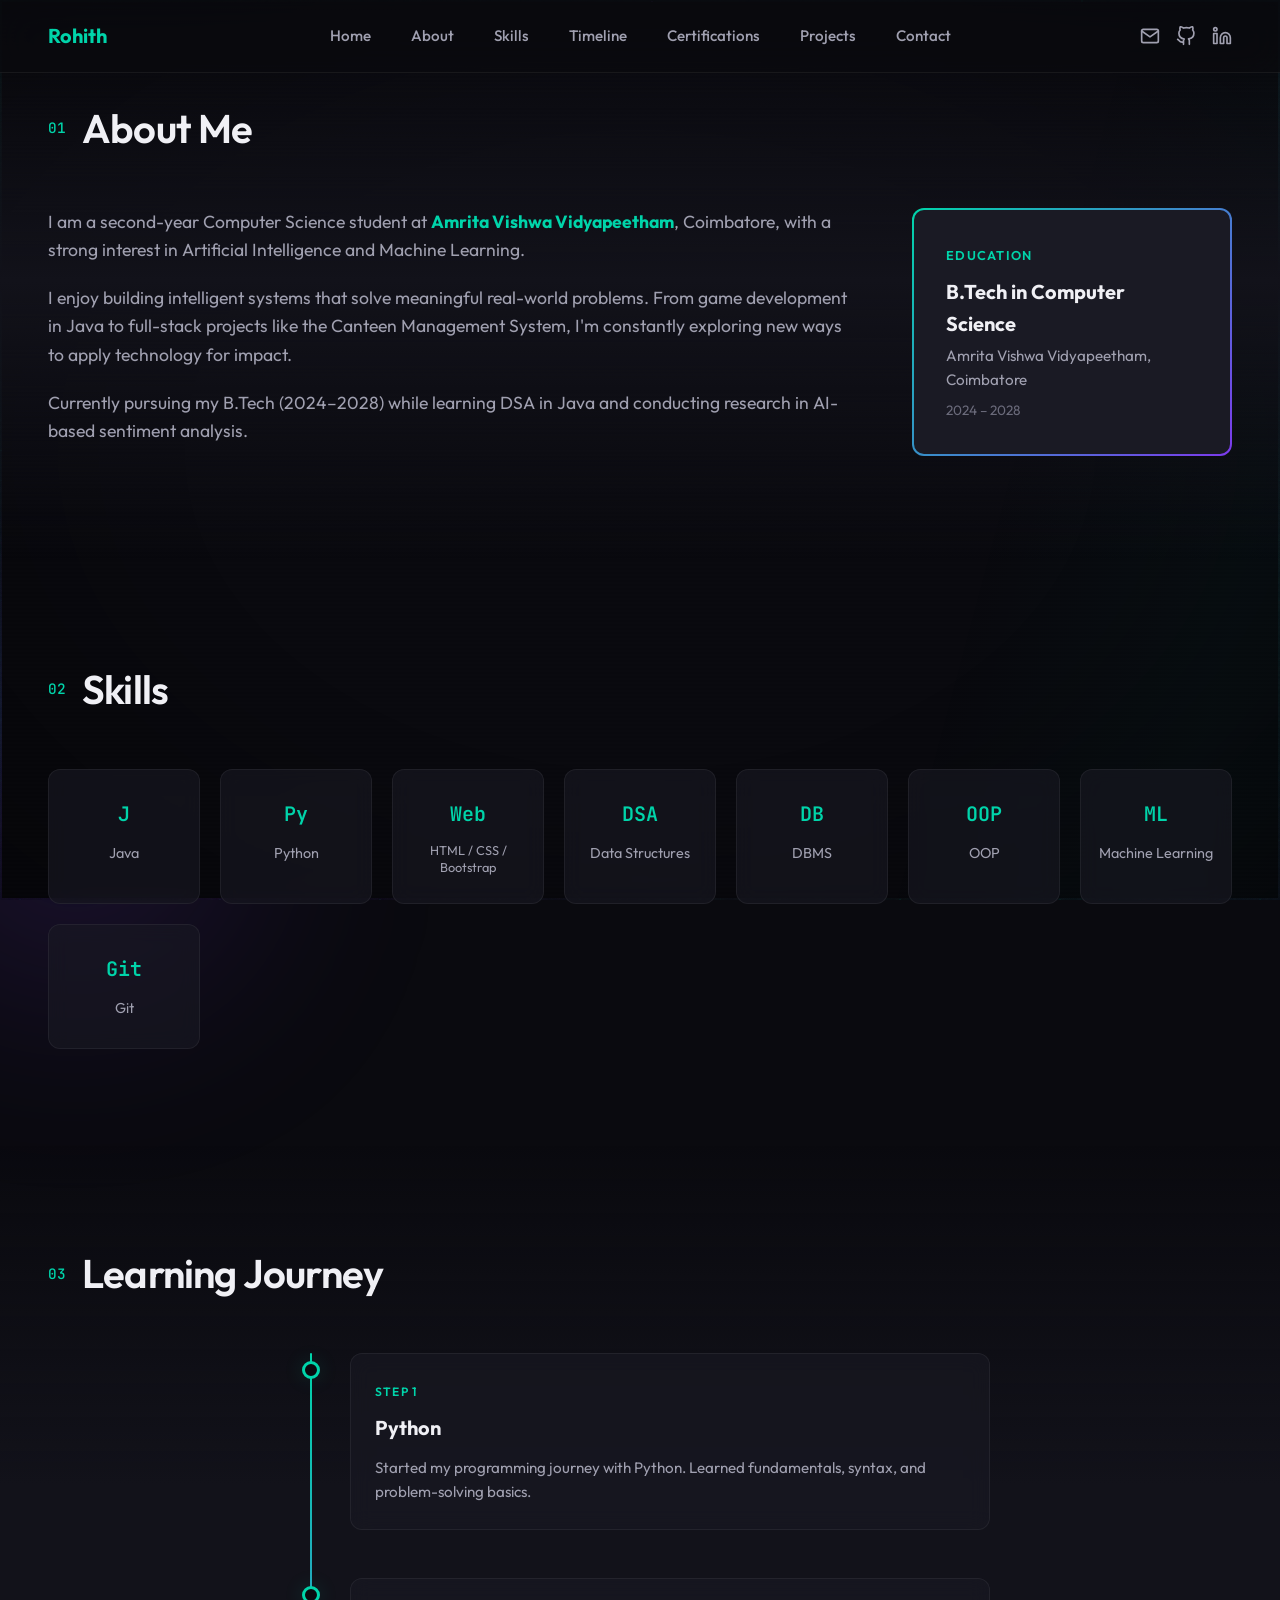
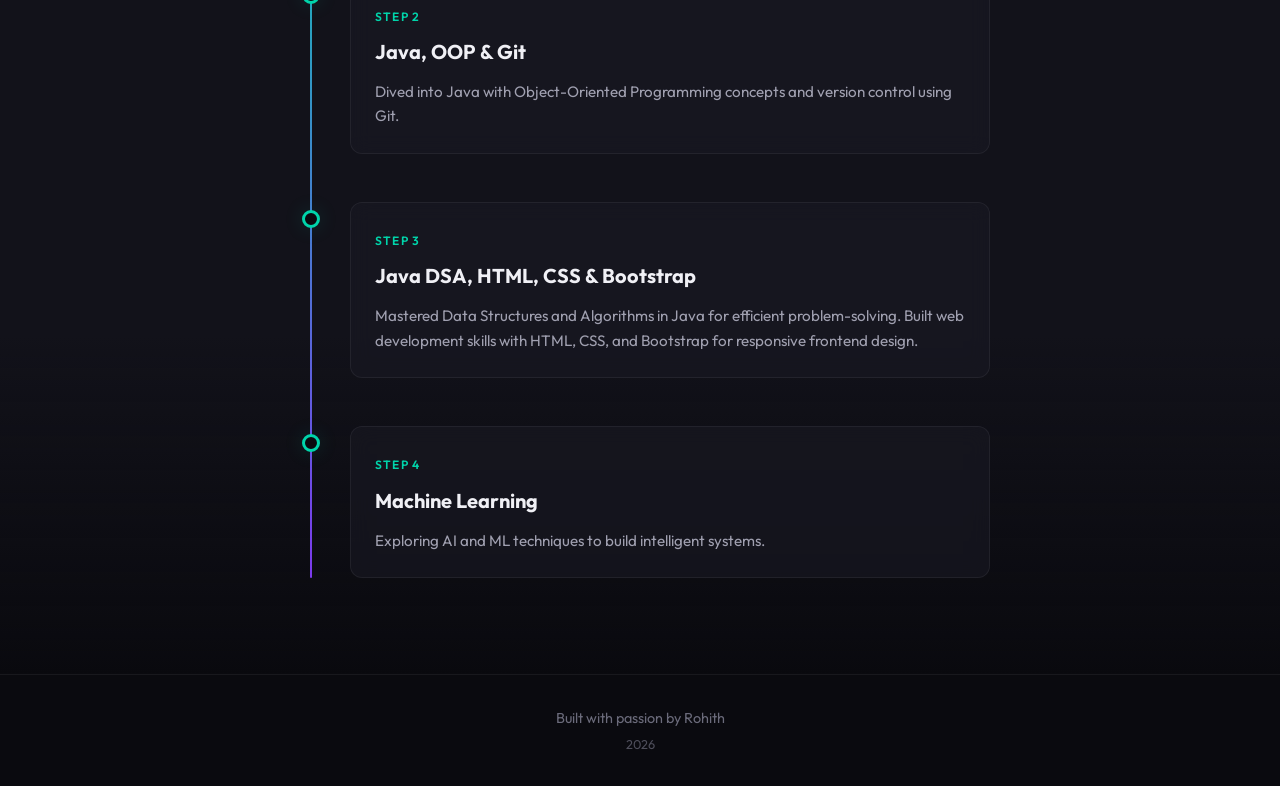
<file: about.html>
<!DOCTYPE html>
<html lang="en">

<head>
    <meta charset="UTF-8">
    <meta name="viewport" content="width=device-width, initial-scale=1.0">
    <meta name="description" content="Learn more about Rohith, a Computer Science student at Amrita Vishwa Vidyapeetham focusing on Software Engineering, AI, and ML.">
    <title>About | Rohith</title>
    <link rel="preconnect" href="https://fonts.googleapis.com">
    <link rel="preconnect" href="https://fonts.gstatic.com" crossorigin>
    <link
        href="https://fonts.googleapis.com/css2?family=Outfit:wght@300;400;500;600;700&family=JetBrains+Mono:wght@400;500&display=swap"
        rel="stylesheet">
    <link rel="stylesheet" href="styles.css">
</head>

<body>
    <a href="#main-content" class="skip-link">Skip to main content</a>
    <div class="bg-base"></div>
    <div class="bg-aurora"></div>
    <div class="bg-shapes">
        <span class="bg-shape bg-shape-1"></span>
        <span class="bg-shape bg-shape-2"></span>
        <span class="bg-shape bg-shape-3"></span>
        <span class="bg-shape bg-shape-4"></span>
        <span class="bg-shape bg-shape-5"></span>
        <span class="bg-shape bg-shape-6"></span>
    </div>
    <div class="bg-dots"></div>
    <div class="bg-grid"></div>
    <div class="bg-glow-line bg-glow-line-1"></div>
    <div class="bg-glow-line bg-glow-line-2"></div>
    <div class="bg-glow-line bg-glow-line-3"></div>
    <div class="noise-overlay"></div>
    <div class="gradient-orb gradient-orb-1"></div>
    <div class="gradient-orb gradient-orb-2"></div>
    <div class="gradient-orb gradient-orb-3"></div>
    <div class="gradient-orb gradient-orb-4"></div>
    <div class="gradient-orb gradient-orb-5"></div>
    <div class="particles" aria-hidden="true"></div>
    <div class="bg-border-glow"></div>
    <div class="bg-shimmer"></div>
    <div class="vignette"></div>
    <div class="scanlines"></div>

    <header>
        <nav class="navbar">
            <a href="index.html" class="nav-logo">Rohith</a>
            <div class="nav-slideout">
                <ul class="nav-links">
                    <li><a href="index.html">Home</a></li>
                    <li><a href="#about">About</a></li>
                    <li><a href="#skills">Skills</a></li>
                    <li><a href="#timeline">Timeline</a></li>
                    <li><a href="projects.html#certifications">Certifications</a></li>
                    <li><a href="projects.html#projects">Projects</a></li>
                    <li><a href="contact.html">Contact</a></li>
                </ul>
                <div class="nav-social">
                    <a href="mailto:rohithjayanthi06@gmail.com" aria-label="Email" class="nav-social-link">
                        <svg xmlns="http://www.w3.org/2000/svg" width="20" height="20" viewBox="0 0 24 24" fill="none"
                            stroke="currentColor" stroke-width="2" stroke-linecap="round" stroke-linejoin="round">
                            <path d="M4 4h16c1.1 0 2 .9 2 2v12c0 1.1-.9 2-2 2H4c-1.1 0-2-.9-2-2V6c0-1.1.9-2 2-2z" />
                            <polyline points="22,6 12,13 2,6" />
                        </svg>
                    </a>
                    <a href="https://github.com/rohith24576" target="_blank" rel="noopener noreferrer"
                        aria-label="GitHub" class="nav-social-link">
                        <svg xmlns="http://www.w3.org/2000/svg" width="20" height="20" viewBox="0 0 24 24" fill="none"
                            stroke="currentColor" stroke-width="2" stroke-linecap="round" stroke-linejoin="round">
                            <path
                                d="M9 19c-5 1.5-5-2.5-7-3m14 6v-3.87a3.37 3.37 0 0 0-.94-2.61c3.14-.35 6.44-1.54 6.44-7A5.44 5.44 0 0 0 20 4.77 5.07 5.07 0 0 0 19.91 1S18.73.65 16 2.48a13.38 13.38 0 0 0-7 0C6.27.65 5.09 1 5.09 1A5.07 5.07 0 0 0 5 4.77a5.44 5.44 0 0 0-1.5 3.78c0 5.42 3.3 6.61 6.44 7A3.37 3.37 0 0 0 9 18.13V22" />
                        </svg>
                    </a>
                    <a href="https://www.linkedin.com/in/rohith-jayanthi-b24402347/" target="_blank"
                        rel="noopener noreferrer" aria-label="LinkedIn" class="nav-social-link">
                        <svg xmlns="http://www.w3.org/2000/svg" width="20" height="20" viewBox="0 0 24 24" fill="none"
                            stroke="currentColor" stroke-width="2" stroke-linecap="round" stroke-linejoin="round">
                            <path d="M16 8a6 6 0 0 1 6 6v7h-4v-7a2 2 0 0 0-2-2 2 2 0 0 0-2 2v7h-4v-7a6 6 0 0 1 6-6z" />
                            <rect x="2" y="9" width="4" height="12" />
                            <circle cx="4" cy="4" r="2" />
                        </svg>
                    </a>
                </div>
            </div>
            <button class="nav-toggle" aria-label="Toggle menu">
                <span></span>
                <span></span>
                <span></span>
            </button>
        </nav>
    </header>

    <main id="main-content">
        <h1 class="sr-only">About - Rohith Portfolio</h1>
        <section id="about" class="about">
            <div class="section-header reveal">
                <span class="section-number">01</span>
                <h2>About Me</h2>
            </div>
            <div class="about-content">
                <div class="about-text reveal">
                    <p>I am a second-year Computer Science student at <strong>Amrita Vishwa Vidyapeetham</strong>,
                        Coimbatore, with a strong interest in Artificial Intelligence and Machine Learning.
                    </p>
                    <p>I enjoy building intelligent systems that solve meaningful real-world problems. From game
                        development in Java to full-stack projects like the Canteen Management System, I'm constantly
                        exploring new ways to apply technology for impact.</p>
                    <p>Currently pursuing my B.Tech (2024–2028) while learning DSA in Java and conducting research in
                        AI-based sentiment analysis.</p>
                </div>
                <div class="about-card reveal reveal-delay-1">
                    <div class="about-card-inner">
                        <span class="about-label">Education</span>
                        <h3>B.Tech in Computer Science</h3>
                        <p>Amrita Vishwa Vidyapeetham, Coimbatore</p>
                        <p class="about-year">2024 – 2028</p>
                    </div>
                </div>
            </div>
        </section>

        <section id="skills" class="skills">
            <div class="section-header reveal">
                <span class="section-number">02</span>
                <h2>Skills</h2>
            </div>
            <div class="skills-grid">
                <div class="skill-card reveal" data-skill="Java">
                    <span class="skill-icon">J</span>
                    <span class="skill-name">Java</span>
                </div>
                <div class="skill-card reveal reveal-delay-1" data-skill="Python">
                    <span class="skill-icon">Py</span>
                    <span class="skill-name">Python</span>
                </div>
                <div class="skill-card reveal reveal-delay-2" data-skill="Web">
                    <span class="skill-icon">Web</span>
                    <span class="skill-name">HTML / CSS / Bootstrap</span>
                </div>
                <div class="skill-card reveal reveal-delay-3" data-skill="DSA">
                    <span class="skill-icon">DSA</span>
                    <span class="skill-name">Data Structures</span>
                </div>
                <div class="skill-card reveal" data-skill="DBMS">
                    <span class="skill-icon">DB</span>
                    <span class="skill-name">DBMS</span>
                </div>
                <div class="skill-card reveal reveal-delay-1" data-skill="OOP">
                    <span class="skill-icon">OOP</span>
                    <span class="skill-name">OOP</span>
                </div>
                <div class="skill-card reveal reveal-delay-2" data-skill="ML">
                    <span class="skill-icon">ML</span>
                    <span class="skill-name">Machine Learning</span>
                </div>
                <div class="skill-card reveal reveal-delay-3" data-skill="Git">
                    <span class="skill-icon">Git</span>
                    <span class="skill-name">Git</span>
                </div>
            </div>
        </section>

        <section id="timeline" class="timeline">
            <div class="section-header reveal">
                <span class="section-number">03</span>
                <h2>Learning Journey</h2>
            </div>
            <div class="timeline-container">
                <div class="timeline-line"></div>
                <article class="timeline-item reveal">
                    <div class="timeline-dot"></div>
                    <div class="timeline-content">
                        <span class="timeline-tag">Step 1</span>
                        <h3>Python</h3>
                        <p>Started my programming journey with Python. Learned fundamentals, syntax, and problem-solving
                            basics.</p>
                    </div>
                </article>
                <article class="timeline-item reveal reveal-delay-1">
                    <div class="timeline-dot"></div>
                    <div class="timeline-content">
                        <span class="timeline-tag">Step 2</span>
                        <h3>Java, OOP & Git</h3>
                        <p>Dived into Java with Object-Oriented Programming concepts and version control using Git.</p>
                    </div>
                </article>
                <article class="timeline-item reveal reveal-delay-2">
                    <div class="timeline-dot"></div>
                    <div class="timeline-content">
                        <span class="timeline-tag">Step 3</span>
                        <h3>Java DSA, HTML, CSS & Bootstrap</h3>
                        <p>Mastered Data Structures and Algorithms in Java for efficient problem-solving. Built web
                            development skills with HTML, CSS, and Bootstrap for responsive frontend design.</p>
                    </div>
                </article>
                <article class="timeline-item reveal reveal-delay-3">
                    <div class="timeline-dot"></div>
                    <div class="timeline-content">
                        <span class="timeline-tag">Step 4</span>
                        <h3>Machine Learning</h3>
                        <p>Exploring AI and ML techniques to build intelligent systems.</p>
                    </div>
                </article>
            </div>
        </section>
    </main>

    <footer class="footer">
        <p>Built with passion by Rohith</p>
        <p class="footer-year">2026</p>
    </footer>

    <script src="script.js"></script>
</body>

</html>
</file>
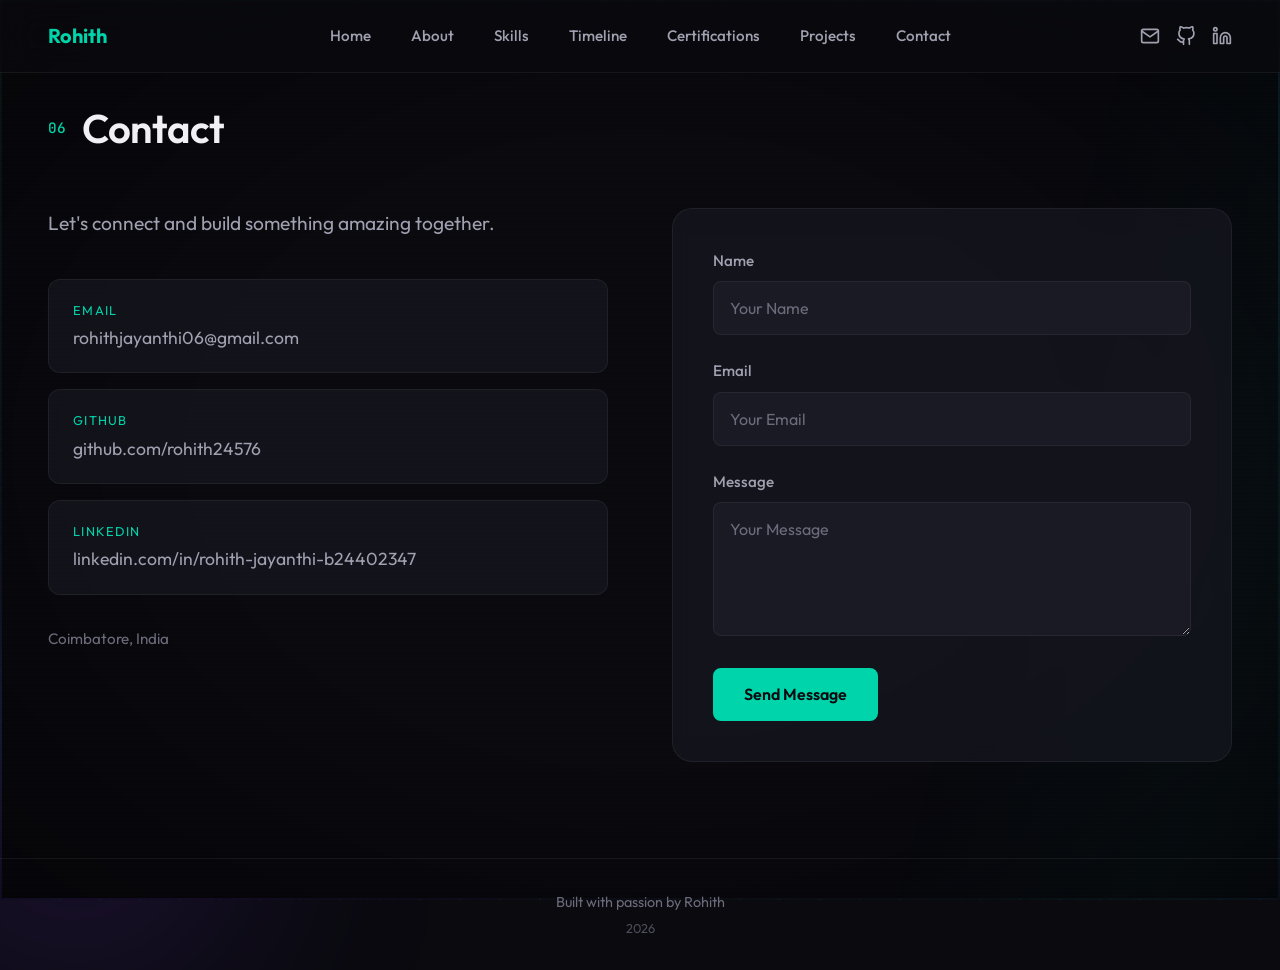
<file: contact.html>
<!DOCTYPE html>
<html lang="en">

<head>
    <meta charset="UTF-8">
    <meta name="viewport" content="width=device-width, initial-scale=1.0">
    <meta name="description" content="Get in touch with Rohith. Send a message or connect via GitHub, LinkedIn, or Email.">
    <title>Contact | Rohith</title>
    <link rel="preconnect" href="https://fonts.googleapis.com">
    <link rel="preconnect" href="https://fonts.gstatic.com" crossorigin>
    <link
        href="https://fonts.googleapis.com/css2?family=Outfit:wght@300;400;500;600;700&family=JetBrains+Mono:wght@400;500&display=swap"
        rel="stylesheet">
    <link rel="stylesheet" href="styles.css">
</head>

<body>
    <a href="#main-content" class="skip-link">Skip to main content</a>
    <div class="bg-base"></div>
    <div class="bg-aurora"></div>
    <div class="bg-shapes">
        <span class="bg-shape bg-shape-1"></span>
        <span class="bg-shape bg-shape-2"></span>
        <span class="bg-shape bg-shape-3"></span>
        <span class="bg-shape bg-shape-4"></span>
        <span class="bg-shape bg-shape-5"></span>
        <span class="bg-shape bg-shape-6"></span>
    </div>
    <div class="bg-dots"></div>
    <div class="bg-grid"></div>
    <div class="bg-glow-line bg-glow-line-1"></div>
    <div class="bg-glow-line bg-glow-line-2"></div>
    <div class="bg-glow-line bg-glow-line-3"></div>
    <div class="noise-overlay"></div>
    <div class="gradient-orb gradient-orb-1"></div>
    <div class="gradient-orb gradient-orb-2"></div>
    <div class="gradient-orb gradient-orb-3"></div>
    <div class="gradient-orb gradient-orb-4"></div>
    <div class="gradient-orb gradient-orb-5"></div>
    <div class="particles" aria-hidden="true"></div>
    <div class="bg-border-glow"></div>
    <div class="bg-shimmer"></div>
    <div class="vignette"></div>
    <div class="scanlines"></div>

    <header>
        <nav class="navbar">
            <a href="index.html" class="nav-logo">Rohith</a>
            <div class="nav-slideout">
                <ul class="nav-links">
                    <li><a href="index.html">Home</a></li>
                    <li><a href="about.html#about">About</a></li>
                    <li><a href="about.html#skills">Skills</a></li>
                    <li><a href="about.html#timeline">Timeline</a></li>
                    <li><a href="projects.html#certifications">Certifications</a></li>
                    <li><a href="projects.html#projects">Projects</a></li>
                    <li><a href="#contact">Contact</a></li>
                </ul>
                <div class="nav-social">
                    <a href="mailto:rohithjayanthi06@gmail.com" aria-label="Email" class="nav-social-link">
                        <svg xmlns="http://www.w3.org/2000/svg" width="20" height="20" viewBox="0 0 24 24" fill="none"
                            stroke="currentColor" stroke-width="2" stroke-linecap="round" stroke-linejoin="round">
                            <path d="M4 4h16c1.1 0 2 .9 2 2v12c0 1.1-.9 2-2 2H4c-1.1 0-2-.9-2-2V6c0-1.1.9-2 2-2z" />
                            <polyline points="22,6 12,13 2,6" />
                        </svg>
                    </a>
                    <a href="https://github.com/rohith24576" target="_blank" rel="noopener noreferrer"
                        aria-label="GitHub" class="nav-social-link">
                        <svg xmlns="http://www.w3.org/2000/svg" width="20" height="20" viewBox="0 0 24 24" fill="none"
                            stroke="currentColor" stroke-width="2" stroke-linecap="round" stroke-linejoin="round">
                            <path
                                d="M9 19c-5 1.5-5-2.5-7-3m14 6v-3.87a3.37 3.37 0 0 0-.94-2.61c3.14-.35 6.44-1.54 6.44-7A5.44 5.44 0 0 0 20 4.77 5.07 5.07 0 0 0 19.91 1S18.73.65 16 2.48a13.38 13.38 0 0 0-7 0C6.27.65 5.09 1 5.09 1A5.07 5.07 0 0 0 5 4.77a5.44 5.44 0 0 0-1.5 3.78c0 5.42 3.3 6.61 6.44 7A3.37 3.37 0 0 0 9 18.13V22" />
                        </svg>
                    </a>
                    <a href="https://www.linkedin.com/in/rohith-jayanthi-b24402347/" target="_blank"
                        rel="noopener noreferrer" aria-label="LinkedIn" class="nav-social-link">
                        <svg xmlns="http://www.w3.org/2000/svg" width="20" height="20" viewBox="0 0 24 24" fill="none"
                            stroke="currentColor" stroke-width="2" stroke-linecap="round" stroke-linejoin="round">
                            <path d="M16 8a6 6 0 0 1 6 6v7h-4v-7a2 2 0 0 0-2-2 2 2 0 0 0-2 2v7h-4v-7a6 6 0 0 1 6-6z" />
                            <rect x="2" y="9" width="4" height="12" />
                            <circle cx="4" cy="4" r="2" />
                        </svg>
                    </a>
                </div>
            </div>
            <button class="nav-toggle" aria-label="Toggle menu">
                <span></span>
                <span></span>
                <span></span>
            </button>
        </nav>
    </header>

    <main id="main-content">
        <h1 class="sr-only">Contact - Rohith Portfolio</h1>
        <section id="contact" class="contact">
            <div class="section-header reveal">
                <span class="section-number">06</span>
                <h2>Contact</h2>
            </div>
            <div class="contact-wrapper">
                <div class="contact-info">
                    <p class="contact-intro reveal">Let's connect and build something amazing together.</p>
                    <div class="contact-links">
                        <a href="mailto:rohithjayanthi06@gmail.com" class="contact-link reveal">
                            <span class="contact-link-icon">Email</span>
                            <span class="contact-link-text">rohithjayanthi06@gmail.com</span>
                        </a>
                        <a href="https://github.com/rohith24576" target="_blank" rel="noopener noreferrer"
                            class="contact-link reveal reveal-delay-1">
                            <span class="contact-link-icon">GitHub</span>
                            <span class="contact-link-text">github.com/rohith24576</span>
                        </a>
                        <a href="https://www.linkedin.com/in/rohith-jayanthi-b24402347/" target="_blank"
                            rel="noopener noreferrer" class="contact-link reveal reveal-delay-2">
                            <span class="contact-link-icon">LinkedIn</span>
                            <span class="contact-link-text">linkedin.com/in/rohith-jayanthi-b24402347</span>
                        </a>
                    </div>
                    <p class="contact-location">Coimbatore, India</p>
                </div>

                <form class="contact-form reveal reveal-delay-1" action="#" method="POST">
                    <div class="form-group">
                        <label for="name">Name</label>
                        <input type="text" id="name" name="name" required placeholder="Your Name" aria-label="Name">
                    </div>
                    <div class="form-group">
                        <label for="email">Email</label>
                        <input type="email" id="email" name="email" required placeholder="Your Email"
                            aria-label="Email">
                    </div>
                    <div class="form-group">
                        <label for="message">Message</label>
                        <textarea id="message" name="message" rows="5" required placeholder="Your Message"
                            aria-label="Message"></textarea>
                    </div>
                    <button type="submit" class="btn btn-primary form-submit">Send Message</button>
                </form>
            </div>
        </section>
    </main>

    <footer class="footer">
        <p>Built with passion by Rohith</p>
        <p class="footer-year">2026</p>
    </footer>

    <script src="script.js"></script>
</body>

</html>
</file>
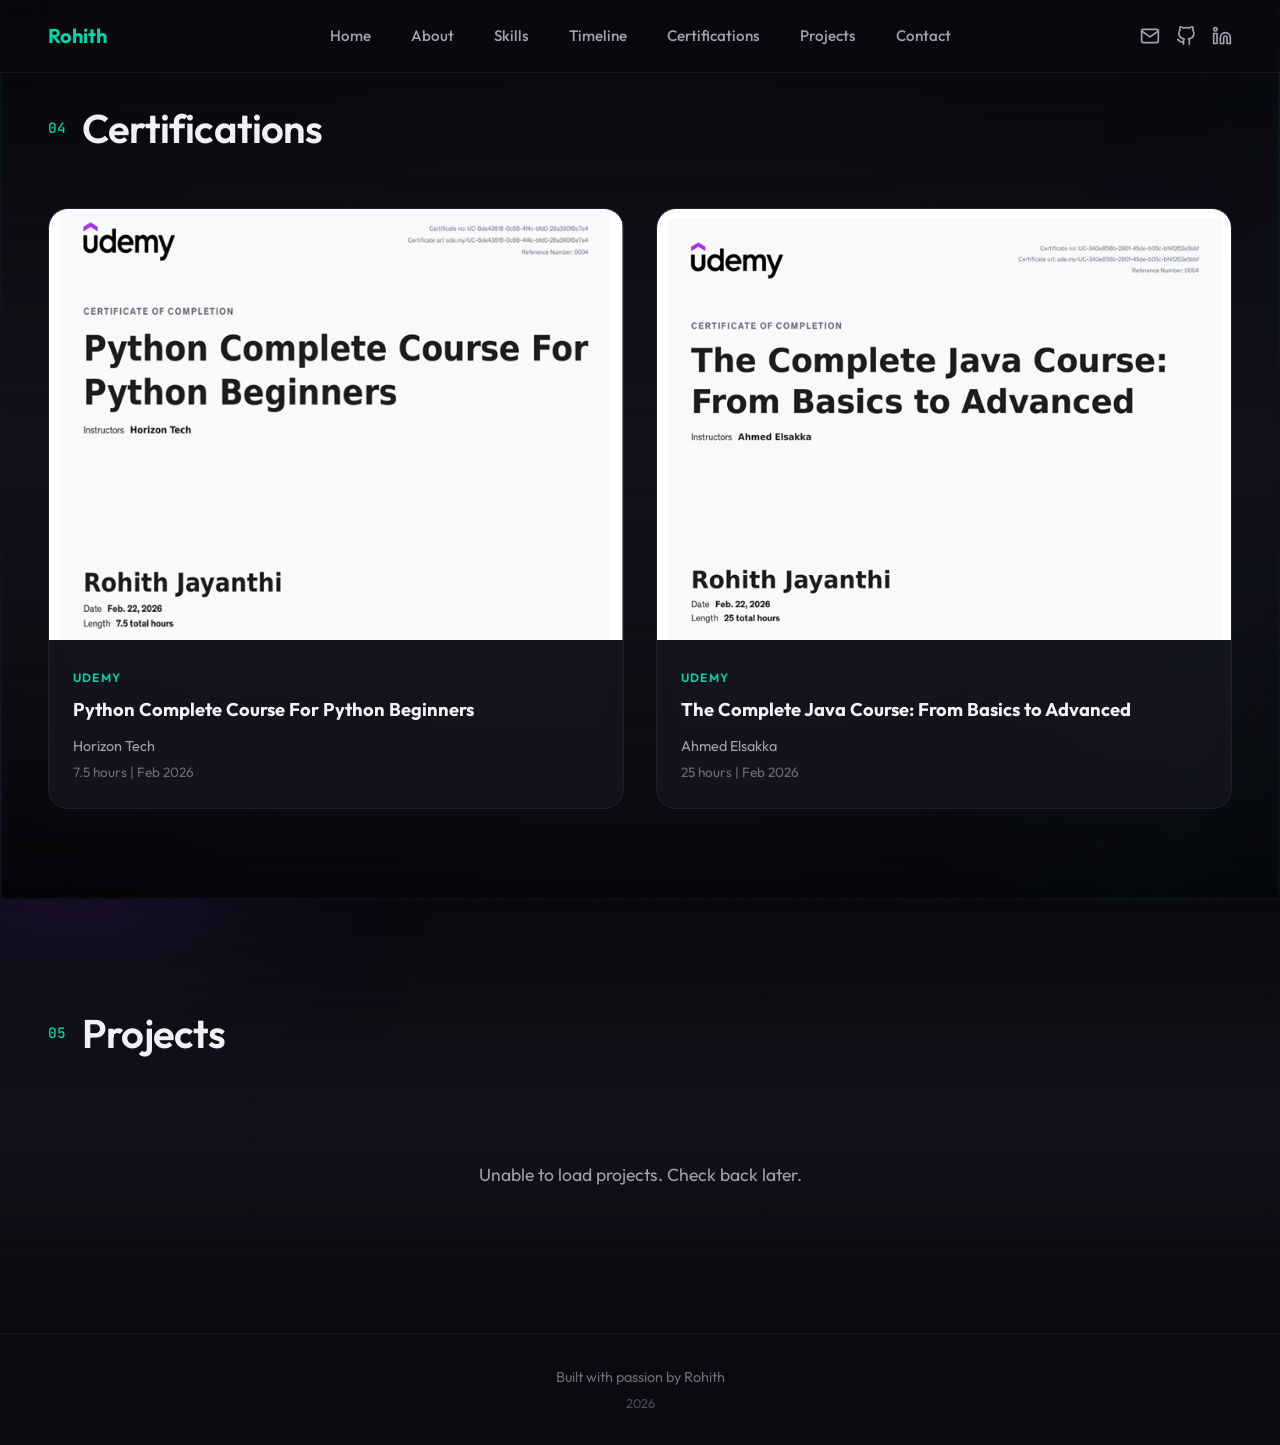
<file: projects.html>
<!DOCTYPE html>
<html lang="en">

<head>
    <meta charset="UTF-8">
    <meta name="viewport" content="width=device-width, initial-scale=1.0">
    <meta name="description" content="Explore projects and certifications of Rohith, featuring Java, Python, Web Development, and Machine Learning.">
    <title>Projects | Rohith</title>
    <link rel="preconnect" href="https://fonts.googleapis.com">
    <link rel="preconnect" href="https://fonts.gstatic.com" crossorigin>
    <link
        href="https://fonts.googleapis.com/css2?family=Outfit:wght@300;400;500;600;700&family=JetBrains+Mono:wght@400;500&display=swap"
        rel="stylesheet">
    <link rel="stylesheet" href="styles.css">
</head>

<body>
    <a href="#main-content" class="skip-link">Skip to main content</a>
    <div class="bg-base"></div>
    <div class="bg-aurora"></div>
    <div class="bg-shapes">
        <span class="bg-shape bg-shape-1"></span>
        <span class="bg-shape bg-shape-2"></span>
        <span class="bg-shape bg-shape-3"></span>
        <span class="bg-shape bg-shape-4"></span>
        <span class="bg-shape bg-shape-5"></span>
        <span class="bg-shape bg-shape-6"></span>
    </div>
    <div class="bg-dots"></div>
    <div class="bg-grid"></div>
    <div class="bg-glow-line bg-glow-line-1"></div>
    <div class="bg-glow-line bg-glow-line-2"></div>
    <div class="bg-glow-line bg-glow-line-3"></div>
    <div class="noise-overlay"></div>
    <div class="gradient-orb gradient-orb-1"></div>
    <div class="gradient-orb gradient-orb-2"></div>
    <div class="gradient-orb gradient-orb-3"></div>
    <div class="gradient-orb gradient-orb-4"></div>
    <div class="gradient-orb gradient-orb-5"></div>
    <div class="particles" aria-hidden="true"></div>
    <div class="bg-border-glow"></div>
    <div class="bg-shimmer"></div>
    <div class="vignette"></div>
    <div class="scanlines"></div>

    <header>
        <nav class="navbar">
            <a href="index.html" class="nav-logo">Rohith</a>
            <div class="nav-slideout">
                <ul class="nav-links">
                    <li><a href="index.html">Home</a></li>
                    <li><a href="about.html#about">About</a></li>
                    <li><a href="about.html#skills">Skills</a></li>
                    <li><a href="about.html#timeline">Timeline</a></li>
                    <li><a href="#certifications">Certifications</a></li>
                    <li><a href="#projects">Projects</a></li>
                    <li><a href="contact.html">Contact</a></li>
                </ul>
                <div class="nav-social">
                    <a href="mailto:rohithjayanthi06@gmail.com" aria-label="Email" class="nav-social-link">
                        <svg xmlns="http://www.w3.org/2000/svg" width="20" height="20" viewBox="0 0 24 24" fill="none"
                            stroke="currentColor" stroke-width="2" stroke-linecap="round" stroke-linejoin="round">
                            <path d="M4 4h16c1.1 0 2 .9 2 2v12c0 1.1-.9 2-2 2H4c-1.1 0-2-.9-2-2V6c0-1.1.9-2 2-2z" />
                            <polyline points="22,6 12,13 2,6" />
                        </svg>
                    </a>
                    <a href="https://github.com/rohith24576" target="_blank" rel="noopener noreferrer"
                        aria-label="GitHub" class="nav-social-link">
                        <svg xmlns="http://www.w3.org/2000/svg" width="20" height="20" viewBox="0 0 24 24" fill="none"
                            stroke="currentColor" stroke-width="2" stroke-linecap="round" stroke-linejoin="round">
                            <path
                                d="M9 19c-5 1.5-5-2.5-7-3m14 6v-3.87a3.37 3.37 0 0 0-.94-2.61c3.14-.35 6.44-1.54 6.44-7A5.44 5.44 0 0 0 20 4.77 5.07 5.07 0 0 0 19.91 1S18.73.65 16 2.48a13.38 13.38 0 0 0-7 0C6.27.65 5.09 1 5.09 1A5.07 5.07 0 0 0 5 4.77a5.44 5.44 0 0 0-1.5 3.78c0 5.42 3.3 6.61 6.44 7A3.37 3.37 0 0 0 9 18.13V22" />
                        </svg>
                    </a>
                    <a href="https://www.linkedin.com/in/rohith-jayanthi-b24402347/" target="_blank"
                        rel="noopener noreferrer" aria-label="LinkedIn" class="nav-social-link">
                        <svg xmlns="http://www.w3.org/2000/svg" width="20" height="20" viewBox="0 0 24 24" fill="none"
                            stroke="currentColor" stroke-width="2" stroke-linecap="round" stroke-linejoin="round">
                            <path d="M16 8a6 6 0 0 1 6 6v7h-4v-7a2 2 0 0 0-2-2 2 2 0 0 0-2 2v7h-4v-7a6 6 0 0 1 6-6z" />
                            <rect x="2" y="9" width="4" height="12" />
                            <circle cx="4" cy="4" r="2" />
                        </svg>
                    </a>
                </div>
            </div>
            <button class="nav-toggle" aria-label="Toggle menu">
                <span></span>
                <span></span>
                <span></span>
            </button>
        </nav>
    </header>

    <main id="main-content">
        <h1 class="sr-only">Projects - Rohith Portfolio</h1>
        <section id="certifications" class="certifications">
            <div class="section-header reveal">
                <span class="section-number">04</span>
                <h2>Certifications</h2>
            </div>
            <div class="certifications-grid">
                <article class="cert-card reveal">
                    <div class="cert-image-wrap">
                        <img src="assets/python-cert.png"
                            alt="Python Complete Course For Python Beginners - Udemy Certificate">
                    </div>
                    <div class="cert-info">
                        <span class="cert-platform">Udemy</span>
                        <h3>Python Complete Course For Python Beginners</h3>
                        <p class="cert-instructor">Horizon Tech</p>
                        <p class="cert-meta">7.5 hours | Feb 2026</p>
                    </div>
                </article>
                <article class="cert-card reveal reveal-delay-1">
                    <div class="cert-image-wrap">
                        <img src="assets/java-cert.png" alt="The Complete Java Course - Udemy Certificate">
                    </div>
                    <div class="cert-info">
                        <span class="cert-platform">Udemy</span>
                        <h3>The Complete Java Course: From Basics to Advanced</h3>
                        <p class="cert-instructor">Ahmed Elsakka</p>
                        <p class="cert-meta">25 hours | Feb 2026</p>
                    </div>
                </article>
            </div>
        </section>

        <section id="projects" class="projects">
            <div class="section-header reveal">
                <span class="section-number">05</span>
                <h2>Projects</h2>
            </div>
            <div class="projects-grid" id="projects-grid">
                <div class="projects-loading reveal" id="projects-loading">Loading projects from GitHub...</div>
            </div>
        </section>
    </main>

    <footer class="footer">
        <p>Built with passion by Rohith</p>
        <p class="footer-year">2026</p>
    </footer>

    <script src="script.js"></script>
</body>

</html>
</file>
<file: styles.css>
/* ===== CSS Variables ===== */
:root {
    --bg-primary: #0a0a0f;
    --bg-secondary: #12121a;
    --bg-tertiary: #1a1a24;
    --bg-card: rgba(26, 26, 36, 0.6);
    --text-primary: #f0f0f5;
    --text-secondary: #a0a0b0;
    --text-muted: #6b6b7b;
    --accent: #00d4aa;
    --accent-dim: rgba(0, 212, 170, 0.15);
    --accent-glow: rgba(0, 212, 170, 0.4);
    --accent-secondary: #7c3aed;
    --accent-secondary-dim: rgba(124, 58, 237, 0.15);
    --border: rgba(255, 255, 255, 0.06);
    --font-sans: 'Outfit', system-ui, sans-serif;
    --font-mono: 'JetBrains Mono', monospace;
    --transition-fast: 0.2s cubic-bezier(0.4, 0, 0.2, 1);
    --transition-medium: 0.35s cubic-bezier(0.4, 0, 0.2, 1);
    --transition-slow: 0.5s cubic-bezier(0.4, 0, 0.2, 1);
    --radius-sm: 8px;
    --radius-md: 12px;
    --radius-lg: 20px;
}

/* ===== Reset & Base ===== */
*, *::before, *::after {
    margin: 0;
    padding: 0;
    box-sizing: border-box;
}

html {
    scroll-behavior: smooth;
}

body {
    font-family: var(--font-sans);
    background: var(--bg-primary);
    color: var(--text-primary);
    line-height: 1.6;
    overflow-x: hidden;
    min-height: 100vh;
}

/* ===== Background Effects ===== */
.bg-base {
    position: fixed;
    inset: 0;
    background: 
        radial-gradient(ellipse 80% 50% at 50% -20%, rgba(0, 212, 170, 0.08) 0%, transparent 50%),
        radial-gradient(ellipse 60% 40% at 100% 100%, rgba(124, 58, 237, 0.06) 0%, transparent 50%),
        radial-gradient(ellipse 50% 30% at 0% 80%, rgba(0, 212, 170, 0.05) 0%, transparent 50%);
    pointer-events: none;
    z-index: 0;
}

.bg-aurora {
    position: fixed;
    inset: 0;
    background: 
        radial-gradient(ellipse 100% 80% at 70% 20%, rgba(0, 212, 170, 0.12) 0%, transparent 50%),
        radial-gradient(ellipse 80% 60% at 20% 80%, rgba(124, 58, 237, 0.1) 0%, transparent 50%),
        radial-gradient(ellipse 60% 100% at 90% 60%, rgba(0, 212, 170, 0.06) 0%, transparent 50%);
    opacity: 0.8;
    pointer-events: none;
    z-index: 0;
    animation: auroraShift 15s ease-in-out infinite;
}

@keyframes auroraShift {
    0%, 100% { opacity: 0.5; }
    50% { opacity: 0.9; }
}

.bg-shapes {
    position: fixed;
    inset: 0;
    pointer-events: none;
    z-index: 0;
    overflow: hidden;
}

.bg-shape {
    position: absolute;
    border: 1px solid rgba(0, 212, 170, 0.08);
    border-radius: 50%;
    animation: shapeFloat 25s ease-in-out infinite;
}

.bg-shape-1 {
    width: 400px;
    height: 400px;
    top: 10%;
    left: 5%;
    animation-delay: 0s;
}

.bg-shape-2 {
    width: 250px;
    height: 250px;
    top: 60%;
    right: 10%;
    border-color: rgba(124, 58, 237, 0.06);
    animation-delay: -5s;
    animation-duration: 30s;
}

.bg-shape-3 {
    width: 150px;
    height: 150px;
    bottom: 20%;
    left: 20%;
    animation-delay: -10s;
    animation-duration: 20s;
}

.bg-shape-4 {
    width: 80px;
    height: 80px;
    top: 30%;
    right: 25%;
    border-color: rgba(0, 212, 170, 0.1);
    animation-delay: -15s;
}

.bg-shape-5 {
    width: 300px;
    height: 300px;
    top: 50%;
    left: 50%;
    margin: -150px 0 0 -150px;
    border-color: rgba(124, 58, 237, 0.05);
    animation-delay: -8s;
    animation-duration: 35s;
}

.bg-shape-6 {
    width: 120px;
    height: 120px;
    top: 75%;
    right: 30%;
    animation-delay: -12s;
}

@keyframes shapeFloat {
    0%, 100% { transform: translate(0, 0) scale(1); opacity: 0.5; }
    25% { transform: translate(30px, -20px) scale(1.05); opacity: 0.8; }
    50% { transform: translate(-20px, 30px) scale(0.95); opacity: 0.6; }
    75% { transform: translate(15px, 15px) scale(1.02); opacity: 0.7; }
}

.bg-dots {
    position: fixed;
    inset: 0;
    background-image: radial-gradient(rgba(0, 212, 170, 0.15) 1px, transparent 1px);
    background-size: 40px 40px;
    pointer-events: none;
    z-index: 0;
    opacity: 0.5;
    animation: dotsPulse 10s ease-in-out infinite;
}

@keyframes dotsPulse {
    0%, 100% { opacity: 0.3; }
    50% { opacity: 0.6; }
}

.bg-shimmer {
    position: fixed;
    inset: 0;
    background: linear-gradient(
        105deg,
        transparent 0%,
        transparent 40%,
        rgba(0, 212, 170, 0.03) 50%,
        transparent 60%,
        transparent 100%
    );
    background-size: 200% 100%;
    pointer-events: none;
    z-index: 0;
    animation: shimmerMove 8s ease-in-out infinite;
}

@keyframes shimmerMove {
    0% { background-position: 200% 0; }
    100% { background-position: -200% 0; }
}

@media (prefers-reduced-motion: reduce) {
    .bg-aurora,
    .bg-shapes .bg-shape,
    .bg-dots,
    .bg-shimmer {
        animation: none;
    }
}

.bg-grid {
    position: fixed;
    inset: 0;
    background-image: 
        linear-gradient(rgba(0, 212, 170, 0.03) 1px, transparent 1px),
        linear-gradient(90deg, rgba(0, 212, 170, 0.03) 1px, transparent 1px);
    background-size: 60px 60px;
    pointer-events: none;
    z-index: 0;
    animation: gridPulse 8s ease-in-out infinite;
}

@keyframes gridPulse {
    0%, 100% { opacity: 0.6; }
    50% { opacity: 1; }
}

.bg-glow-line {
    position: fixed;
    height: 1px;
    background: linear-gradient(90deg, transparent, var(--accent), transparent);
    opacity: 0.15;
    pointer-events: none;
    z-index: 0;
    animation: glowLineMove 12s ease-in-out infinite;
}

.bg-glow-line-1 {
    top: 20%;
    left: 0;
    width: 100%;
    animation-delay: 0s;
}

.bg-glow-line-2 {
    top: 50%;
    left: -50%;
    width: 150%;
    opacity: 0.08;
    animation-delay: -4s;
    animation-duration: 15s;
}

.bg-glow-line-3 {
    bottom: 25%;
    left: 0;
    width: 100%;
    opacity: 0.1;
    animation-delay: -8s;
}

@keyframes glowLineMove {
    0%, 100% { transform: translateX(0) scaleX(1); opacity: 0.1; }
    50% { transform: translateX(5%) scaleX(1.1); opacity: 0.2; }
}

.noise-overlay {
    position: fixed;
    inset: 0;
    background-image: url("data:image/svg+xml,%3Csvg viewBox='0 0 256 256' xmlns='http://www.w3.org/2000/svg'%3E%3Cfilter id='noise'%3E%3CfeTurbulence type='fractalNoise' baseFrequency='0.9' numOctaves='4' stitchTiles='stitch'/%3E%3C/filter%3E%3Crect width='100%25' height='100%25' filter='url(%23noise)'/%3E%3C/svg%3E");
    opacity: 0.04;
    pointer-events: none;
    z-index: 0;
}

.gradient-orb {
    position: fixed;
    border-radius: 50%;
    filter: blur(120px);
    opacity: 0.5;
    pointer-events: none;
    z-index: 0;
    animation: orbFloat 20s ease-in-out infinite;
}

.gradient-orb-1 {
    width: 650px;
    height: 650px;
    background: radial-gradient(circle, var(--accent-glow) 0%, rgba(0, 212, 170, 0.1) 40%, transparent 70%);
    top: -250px;
    right: -200px;
    animation-delay: 0s;
    animation: orbFloat 25s ease-in-out infinite;
}

.gradient-orb-2 {
    width: 450px;
    height: 450px;
    background: radial-gradient(circle, var(--accent-secondary) 0%, rgba(124, 58, 237, 0.15) 40%, transparent 70%);
    bottom: -150px;
    left: -150px;
    animation-delay: -7s;
    animation: orbFloat 22s ease-in-out infinite reverse;
}

.gradient-orb-3 {
    width: 350px;
    height: 350px;
    background: radial-gradient(circle, rgba(0, 212, 170, 0.25) 0%, transparent 70%);
    top: 50%;
    left: 50%;
    margin-left: -175px;
    margin-top: -175px;
    animation-delay: -14s;
    animation: orbFloat 18s ease-in-out infinite;
}

.gradient-orb-4 {
    width: 280px;
    height: 280px;
    background: radial-gradient(circle, rgba(124, 58, 237, 0.3) 0%, transparent 70%);
    top: 30%;
    left: 10%;
    animation-delay: -3s;
    animation: orbFloat 30s ease-in-out infinite;
}

.gradient-orb-5 {
    width: 320px;
    height: 320px;
    background: radial-gradient(circle, rgba(0, 212, 170, 0.2) 0%, transparent 70%);
    bottom: 30%;
    right: 15%;
    animation-delay: -11s;
    animation: orbFloat 28s ease-in-out infinite reverse;
}

@keyframes orbFloat {
    0%, 100% { transform: translate(0, 0) scale(1) rotate(0deg); }
    25% { transform: translate(40px, -40px) scale(1.08) rotate(2deg); }
    50% { transform: translate(-30px, 30px) scale(0.95) rotate(-1deg); }
    75% { transform: translate(20px, 20px) scale(1.03) rotate(1deg); }
}

.particles {
    position: fixed;
    inset: 0;
    pointer-events: none;
    z-index: 0;
    overflow: hidden;
}

.particle {
    position: absolute;
    width: 2px;
    height: 2px;
    background: var(--accent);
    border-radius: 50%;
    opacity: 0.4;
    animation: particleFloat 15s ease-in-out infinite;
}

.particle:nth-child(odd) {
    background: var(--accent-secondary);
    animation-duration: 20s;
    animation-delay: -5s;
}

@keyframes particleFloat {
    0%, 100% { transform: translate(0, 0) scale(1); opacity: 0.3; }
    25% { transform: translate(30px, -50px) scale(1.2); opacity: 0.6; }
    50% { transform: translate(-20px, -80px) scale(0.8); opacity: 0.4; }
    75% { transform: translate(40px, -30px) scale(1.1); opacity: 0.5; }
}

.bg-border-glow {
    position: fixed;
    inset: 0;
    background: 
        linear-gradient(135deg, rgba(0, 212, 170, 0.06) 0%, transparent 50%),
        linear-gradient(225deg, rgba(124, 58, 237, 0.05) 0%, transparent 50%),
        linear-gradient(315deg, rgba(0, 212, 170, 0.04) 0%, transparent 50%),
        linear-gradient(45deg, rgba(124, 58, 237, 0.05) 0%, transparent 50%);
    pointer-events: none;
    z-index: 0;
    animation: cornerGlowPulse 6s ease-in-out infinite;
}

.bg-border-glow::after {
    content: '';
    position: absolute;
    inset: 2px;
    background: var(--bg-primary);
    z-index: -1;
}

@keyframes cornerGlowPulse {
    0%, 100% { opacity: 0.7; }
    50% { opacity: 1; }
}

.vignette {
    position: fixed;
    inset: 0;
    background: radial-gradient(ellipse at center, transparent 0%, transparent 50%, rgba(0, 0, 0, 0.35) 100%);
    pointer-events: none;
    z-index: 0;
}

.scanlines {
    position: fixed;
    inset: 0;
    background: repeating-linear-gradient(
        0deg,
        transparent,
        transparent 2px,
        rgba(0, 0, 0, 0.02) 2px,
        rgba(0, 0, 0, 0.02) 4px
    );
    pointer-events: none;
    z-index: 0;
    animation: scanlineFade 5s ease-in-out infinite;
}

@keyframes scanlineFade {
    0%, 100% { opacity: 0.4; }
    50% { opacity: 0.8; }
}

/* ===== Navbar ===== */
.navbar {
    position: fixed;
    top: 0;
    left: 0;
    right: 0;
    z-index: 100;
    display: grid;
    grid-template-columns: 1fr auto 1fr;
    align-items: center;
    padding: 1.25rem 3rem;
    background: rgba(10, 10, 15, 0.7);
    backdrop-filter: blur(20px);
    border-bottom: 1px solid var(--border);
    transition: var(--transition-medium);
}

.navbar.scrolled {
    padding: 0.75rem 3rem;
    background: rgba(10, 10, 15, 0.9);
}

.nav-logo {
    font-size: 1.25rem;
    font-weight: 700;
    color: var(--accent);
    text-decoration: none;
    transition: var(--transition-fast);
    justify-self: start;
}

.nav-logo:hover {
    transform: scale(1.05);
    text-shadow: 0 0 20px var(--accent-glow);
}

.nav-links {
    display: flex;
    list-style: none;
    gap: 2.5rem;
    justify-self: center;
}

.nav-social {
    display: flex;
    align-items: center;
    gap: 1rem;
    justify-self: end;
}

.nav-social-link {
    color: var(--text-secondary);
    transition: var(--transition-fast);
}

.nav-social-link:hover {
    color: var(--accent);
    transform: translateY(-2px);
}

.nav-social-link svg {
    display: block;
}

.nav-slideout {
    display: contents;
}

.nav-links a {
    color: var(--text-secondary);
    text-decoration: none;
    font-size: 0.95rem;
    font-weight: 500;
    position: relative;
    transition: var(--transition-fast);
}

.nav-links a::after {
    content: '';
    position: absolute;
    bottom: -4px;
    left: 0;
    width: 0;
    height: 2px;
    background: var(--accent);
    transition: var(--transition-medium);
}

.nav-links a:hover {
    color: var(--text-primary);
}

.nav-links a:hover::after {
    width: 100%;
}

.nav-toggle {
    display: none;
    flex-direction: column;
    gap: 6px;
    background: none;
    border: none;
    cursor: pointer;
    padding: 8px;
}

.nav-toggle span {
    width: 24px;
    height: 2px;
    background: var(--text-primary);
    transition: var(--transition-fast);
}

/* ===== Hero Section ===== */
.hero {
    min-height: 100vh;
    display: flex;
    align-items: center;
    justify-content: space-between;
    padding: 8rem 3rem 4rem;
    gap: 4rem;
    position: relative;
    z-index: 1;
}

.hero-content {
    max-width: 600px;
}

.hero-greeting {
    font-size: 1.1rem;
    color: var(--accent);
    font-weight: 500;
    margin-bottom: 0.5rem;
    opacity: 0;
    animation: fadeSlideUp 0.8s ease forwards;
}

.hero-name {
    font-size: clamp(3rem, 8vw, 5rem);
    font-weight: 700;
    letter-spacing: -0.02em;
    line-height: 1.1;
    margin-bottom: 1rem;
    background: linear-gradient(135deg, var(--text-primary) 0%, var(--text-secondary) 100%);
    -webkit-background-clip: text;
    -webkit-text-fill-color: transparent;
    background-clip: text;
    opacity: 0;
    animation: fadeSlideUp 0.8s ease 0.15s forwards;
}

.hero-tagline {
    font-size: 1.35rem;
    color: var(--text-secondary);
    margin-bottom: 1rem;
    font-weight: 500;
    opacity: 0;
    animation: fadeSlideUp 0.8s ease 0.3s forwards;
}

.hero-subtitle {
    color: var(--text-muted);
    margin-bottom: 2.5rem;
    font-size: 1.05rem;
    max-width: 480px;
    opacity: 0;
    animation: fadeSlideUp 0.8s ease 0.45s forwards;
}

.hero-cta {
    display: flex;
    gap: 1rem;
    opacity: 0;
    animation: fadeSlideUp 0.8s ease 0.6s forwards;
}

.btn {
    display: inline-block;
    padding: 0.9rem 1.8rem;
    font-size: 1rem;
    font-weight: 600;
    text-decoration: none;
    border-radius: var(--radius-sm);
    transition: var(--transition-medium);
    font-family: var(--font-sans);
    cursor: pointer;
}

.btn-primary {
    background: var(--accent);
    color: var(--bg-primary);
    border: 2px solid var(--accent);
}

.btn-primary:hover {
    background: transparent;
    color: var(--accent);
    box-shadow: 0 0 30px var(--accent-dim);
    transform: translateY(-2px);
}

.btn-secondary {
    background: transparent;
    color: var(--text-primary);
    border: 2px solid var(--border);
}

.btn-secondary:hover {
    border-color: var(--accent);
    color: var(--accent);
    transform: translateY(-2px);
}

.hero-visual {
    opacity: 0;
    animation: fadeSlideUp 1s ease 0.5s forwards;
}

.code-block {
    font-family: var(--font-mono);
    font-size: 0.95rem;
    padding: 2rem;
    background: var(--bg-card);
    border: 1px solid var(--border);
    border-radius: var(--radius-md);
    backdrop-filter: blur(10px);
}

.code-line {
    display: block;
    margin-bottom: 0.5rem;
}

.code-keyword {
    color: var(--accent-secondary);
}

.code-string {
    color: var(--accent);
}

.code-cursor {
    display: inline-block;
    width: 8px;
    height: 1.2em;
    background: var(--accent);
    margin-left: 4px;
    vertical-align: text-bottom;
    animation: cursorBlink 1s step-end infinite;
}

@keyframes cursorBlink {
    0%, 50% { opacity: 1; }
    51%, 100% { opacity: 0; }
}

@keyframes fadeSlideUp {
    from {
        opacity: 0;
        transform: translateY(30px);
    }
    to {
        opacity: 1;
        transform: translateY(0);
    }
}

/* ===== Section Styles ===== */
section {
    padding: 6rem 3rem;
    position: relative;
    z-index: 1;
}

.section-header {
    margin-bottom: 3rem;
    display: flex;
    align-items: center;
    gap: 1rem;
}

.section-number {
    font-family: var(--font-mono);
    font-size: 0.9rem;
    color: var(--accent);
    font-weight: 500;
}

.section-header h2 {
    font-size: 2.5rem;
    font-weight: 600;
    letter-spacing: -0.02em;
}

/* ===== About Section ===== */
.about {
    background: linear-gradient(180deg, transparent 0%, var(--bg-secondary) 50%, transparent 100%);
}

.about-content {
    display: grid;
    grid-template-columns: 1fr 320px;
    gap: 4rem;
    align-items: start;
}

.about-text p {
    color: var(--text-secondary);
    margin-bottom: 1.25rem;
    font-size: 1.1rem;
}

.about-text strong {
    color: var(--accent);
}

.about-card {
    position: relative;
    padding: 2px;
    background: linear-gradient(135deg, var(--accent) 0%, var(--accent-secondary) 100%);
    border-radius: var(--radius-md);
    transition: var(--transition-medium);
}

.about-card:hover {
    transform: translateY(-5px);
    box-shadow: 0 20px 40px rgba(0, 212, 170, 0.2);
}

.about-card-inner {
    background: var(--bg-tertiary);
    border-radius: calc(var(--radius-md) - 2px);
    padding: 2rem;
}

.about-label {
    font-size: 0.8rem;
    color: var(--accent);
    text-transform: uppercase;
    letter-spacing: 0.1em;
    font-weight: 600;
}

.about-card-inner h3 {
    font-size: 1.25rem;
    margin: 0.5rem 0 0.25rem;
}

.about-card-inner p {
    color: var(--text-secondary);
    font-size: 0.95rem;
}

.about-year {
    color: var(--text-muted) !important;
    font-size: 0.85rem !important;
    margin-top: 0.5rem !important;
}

/* ===== Skills Section ===== */
.skills-grid {
    display: grid;
    grid-template-columns: repeat(auto-fill, minmax(140px, 1fr));
    gap: 1.25rem;
}

.skill-card {
    display: flex;
    flex-direction: column;
    align-items: center;
    gap: 0.75rem;
    padding: 1.75rem 1rem;
    background: var(--bg-card);
    border: 1px solid var(--border);
    border-radius: var(--radius-md);
    backdrop-filter: blur(10px);
    transition: var(--transition-medium);
    cursor: default;
    position: relative;
    overflow: hidden;
}

.skill-card::before {
    content: '';
    position: absolute;
    top: 0;
    left: 0;
    width: 100%;
    height: 100%;
    background: radial-gradient(
        400px circle at var(--mouse-x, 50%) var(--mouse-y, 50%),
        var(--accent-dim) 0%,
        transparent 40%
    );
    opacity: 0;
    transition: opacity var(--transition-medium);
    pointer-events: none;
}

.skill-card:hover::before {
    opacity: 1;
}

.skill-card:hover {
    border-color: var(--accent);
    transform: translateY(-8px) scale(1.02);
    box-shadow: 0 15px 35px var(--accent-dim);
}

.skill-icon {
    font-family: var(--font-mono);
    font-size: 1.25rem;
    font-weight: 600;
    color: var(--accent);
}

.skill-name {
    font-size: 0.9rem;
    color: var(--text-secondary);
    text-align: center;
}

.skill-card[data-skill="Web"] .skill-name {
    font-size: 0.8rem;
    line-height: 1.3;
}

/* ===== Certifications Section ===== */
.certifications {
    position: relative;
    z-index: 1;
    background: linear-gradient(180deg, transparent 0%, var(--bg-secondary) 50%, transparent 100%);
}

.certifications-grid {
    display: grid;
    grid-template-columns: repeat(auto-fit, minmax(320px, 1fr));
    gap: 2rem;
}

.cert-card {
    background: var(--bg-card);
    border: 1px solid var(--border);
    border-radius: var(--radius-lg);
    overflow: hidden;
    backdrop-filter: blur(10px);
    transition: var(--transition-medium);
}

.cert-card:hover {
    border-color: rgba(0, 212, 170, 0.3);
    transform: translateY(-8px);
    box-shadow: 0 20px 40px var(--accent-dim);
}

.cert-image-wrap {
    aspect-ratio: 4/3;
    overflow: hidden;
    background: var(--bg-tertiary);
}

.cert-image-wrap img {
    width: 100%;
    height: 100%;
    object-fit: cover;
    transition: var(--transition-medium);
}

.cert-card:hover .cert-image-wrap img {
    transform: scale(1.05);
}

.cert-info {
    padding: 1.5rem;
}

.cert-platform {
    font-size: 0.75rem;
    color: var(--accent);
    text-transform: uppercase;
    letter-spacing: 0.1em;
    font-weight: 600;
}

.cert-info h3 {
    font-size: 1.15rem;
    margin: 0.5rem 0 0.75rem;
    line-height: 1.4;
}

.cert-instructor {
    color: var(--text-secondary);
    font-size: 0.9rem;
    margin-bottom: 0.25rem;
}

.cert-meta {
    color: var(--text-muted);
    font-size: 0.85rem;
}

@media (max-width: 768px) {
    .certifications-grid {
        grid-template-columns: 1fr;
    }
}

/* ===== Timeline Section ===== */
.timeline {
    position: relative;
    z-index: 1;
    background: linear-gradient(180deg, transparent 0%, var(--bg-secondary) 30%, var(--bg-secondary) 70%, transparent 100%);
}

.timeline-container {
    position: relative;
    max-width: 700px;
    margin: 0 auto;
}

.timeline-line {
    position: absolute;
    left: 20px;
    top: 0;
    bottom: 0;
    width: 2px;
    background: linear-gradient(180deg, var(--accent), var(--accent-secondary));
    border-radius: 2px;
    animation: timelinePulse 3s ease-in-out infinite;
}

@keyframes timelinePulse {
    0%, 100% { opacity: 0.7; }
    50% { opacity: 1; }
}

.timeline-item {
    position: relative;
    padding-left: 60px;
    padding-bottom: 3rem;
}

.timeline-item:last-child {
    padding-bottom: 0;
}

.timeline-dot {
    position: absolute;
    left: 12px;
    top: 8px;
    width: 18px;
    height: 18px;
    background: var(--bg-primary);
    border: 3px solid var(--accent);
    border-radius: 50%;
    box-shadow: 0 0 20px var(--accent-dim);
    transition: var(--transition-medium);
}

.timeline-item:hover .timeline-dot {
    transform: scale(1.2);
    box-shadow: 0 0 30px var(--accent-glow);
}

.timeline-content {
    padding: 1.5rem;
    background: var(--bg-card);
    border: 1px solid var(--border);
    border-radius: var(--radius-md);
    backdrop-filter: blur(10px);
    transition: var(--transition-medium);
}

.timeline-item:hover .timeline-content {
    border-color: rgba(0, 212, 170, 0.3);
    transform: translateX(8px);
    box-shadow: 0 10px 40px var(--accent-dim);
}

.timeline-tag {
    font-size: 0.75rem;
    color: var(--accent);
    text-transform: uppercase;
    letter-spacing: 0.1em;
    font-weight: 600;
}

.timeline-content h3 {
    font-size: 1.25rem;
    margin: 0.5rem 0 0.75rem;
}

.timeline-content p {
    color: var(--text-secondary);
    font-size: 0.95rem;
    line-height: 1.6;
}

@media (max-width: 768px) {
    .timeline-container {
        padding: 0 0.5rem;
    }

    .timeline-line {
        left: 14px;
    }

    .timeline-item {
        padding-left: 50px;
        padding-bottom: 2rem;
    }

    .timeline-dot {
        left: 6px;
        width: 16px;
        height: 16px;
    }

    .timeline-content {
        padding: 1.25rem;
    }
}

/* ===== Projects Section ===== */
.projects {
    background: linear-gradient(180deg, transparent 0%, var(--bg-secondary) 50%, transparent 100%);
}

.projects-grid {
    display: grid;
    grid-template-columns: repeat(auto-fit, minmax(340px, 1fr));
    gap: 2rem;
}

.project-card {
    position: relative;
    padding: 2.5rem;
    background: var(--bg-card);
    border: 1px solid var(--border);
    border-radius: var(--radius-lg);
    backdrop-filter: blur(10px);
    overflow: hidden;
    transition: var(--transition-medium);
}

.project-card:hover {
    border-color: rgba(0, 212, 170, 0.3);
    transform: translateY(-8px);
}

.project-card-glow {
    position: absolute;
    top: -50%;
    left: -50%;
    width: 200%;
    height: 200%;
    background: radial-gradient(circle at center, var(--accent-dim) 0%, transparent 50%);
    opacity: 0;
    transition: var(--transition-slow);
}

.project-card:hover .project-card-glow {
    opacity: 1;
}

.project-header {
    display: flex;
    align-items: center;
    justify-content: space-between;
    margin-bottom: 1.5rem;
}

.project-number {
    font-family: var(--font-mono);
    font-size: 0.85rem;
    color: var(--accent);
}

.project-tag {
    font-size: 0.75rem;
    padding: 0.35rem 0.75rem;
    background: var(--accent-dim);
    color: var(--accent);
    border-radius: 20px;
    font-weight: 500;
}

.project-card h3 {
    font-size: 1.5rem;
    margin-bottom: 1rem;
    transition: var(--transition-fast);
}

.project-card:hover h3 {
    color: var(--accent);
}

.project-card p {
    color: var(--text-secondary);
    font-size: 1rem;
    margin-bottom: 1.5rem;
    line-height: 1.7;
}

.project-tech {
    display: flex;
    flex-wrap: wrap;
    gap: 0.5rem;
}

.project-tech span {
    font-size: 0.8rem;
    padding: 0.35rem 0.75rem;
    background: var(--bg-tertiary);
    border-radius: var(--radius-sm);
    color: var(--text-muted);
    border: 1px solid var(--border);
    transition: var(--transition-fast);
}

.project-card:hover .project-tech span {
    border-color: rgba(0, 212, 170, 0.2);
    color: var(--text-secondary);
}

.projects-loading {
    grid-column: 1 / -1;
    text-align: center;
    padding: 3rem;
    color: var(--text-secondary);
    font-size: 1.1rem;
}

.projects-error {
    grid-column: 1 / -1;
    text-align: center;
    padding: 3rem;
    color: var(--text-secondary);
    font-size: 1.1rem;
}

a.project-card {
    text-decoration: none;
    color: inherit;
    cursor: pointer;
}

/* ===== Contact Section ===== */
.contact-wrapper {
    display: grid;
    grid-template-columns: 1fr 1fr;
    gap: 4rem;
    align-items: start;
}

.contact-info {
    max-width: 600px;
}

.contact-form {
    display: flex;
    flex-direction: column;
    gap: 1.5rem;
    background: var(--bg-card);
    padding: 2.5rem;
    border: 1px solid var(--border);
    border-radius: var(--radius-lg);
    backdrop-filter: blur(10px);
}

.form-group {
    display: flex;
    flex-direction: column;
    gap: 0.5rem;
}

.form-group label {
    font-size: 0.95rem;
    color: var(--text-secondary);
    font-weight: 500;
}

.form-group input,
.form-group textarea {
    width: 100%;
    padding: 1rem;
    background: var(--bg-tertiary);
    border: 1px solid var(--border);
    border-radius: var(--radius-sm);
    color: var(--text-primary);
    font-family: var(--font-sans);
    font-size: 1rem;
    transition: var(--transition-fast);
    outline: none;
    resize: vertical;
}

.form-group input:focus,
.form-group textarea:focus {
    border-color: var(--accent);
    box-shadow: 0 0 0 2px var(--accent-dim);
}

.form-group input::placeholder,
.form-group textarea::placeholder {
    color: var(--text-muted);
}

.form-submit {
    margin-top: 0.5rem;
    align-self: flex-start;
}

.contact-intro {
    color: var(--text-secondary);
    font-size: 1.2rem;
    margin-bottom: 2.5rem;
}

.contact-links {
    display: flex;
    flex-direction: column;
    gap: 1rem;
}

.contact-link {
    display: flex;
    flex-direction: column;
    padding: 1.25rem 1.5rem;
    background: var(--bg-card);
    border: 1px solid var(--border);
    border-radius: var(--radius-md);
    text-decoration: none;
    color: var(--text-primary);
    transition: var(--transition-medium);
}

.contact-link:hover {
    border-color: var(--accent);
    transform: translateX(10px);
    box-shadow: 0 10px 30px var(--accent-dim);
}

.contact-link-icon {
    font-size: 0.8rem;
    color: var(--accent);
    text-transform: uppercase;
    letter-spacing: 0.1em;
    margin-bottom: 0.25rem;
}

.contact-link-text {
    font-size: 1.1rem;
    color: var(--text-secondary);
    transition: var(--transition-fast);
}

.contact-link:hover .contact-link-text {
    color: var(--text-primary);
}

.contact-location {
    margin-top: 2rem;
    color: var(--text-muted);
    font-size: 0.95rem;
}

/* ===== Footer ===== */
.footer {
    padding: 2rem 3rem;
    text-align: center;
    border-top: 1px solid var(--border);
    color: var(--text-muted);
    font-size: 0.9rem;
    position: relative;
    z-index: 1;
}

.footer-year {
    margin-top: 0.25rem;
    font-size: 0.8rem;
    opacity: 0.7;
}

/* ===== Scroll Animations (JS will add classes) ===== */
.reveal {
    opacity: 0;
    transform: translateY(40px);
    transition: opacity 0.8s ease, transform 0.8s ease;
}

.reveal.revealed {
    opacity: 1;
    transform: translateY(0);
}

.reveal-delay-1 { transition-delay: 0.1s; }
.reveal-delay-2 { transition-delay: 0.2s; }
.reveal-delay-3 { transition-delay: 0.3s; }
.reveal-delay-4 { transition-delay: 0.4s; }

/* ===== Responsive ===== */
@media (max-width: 1024px) {
    .hero {
        flex-direction: column;
        text-align: center;
        padding-top: 6rem;
    }

    .hero-subtitle {
        margin-left: auto;
        margin-right: auto;
    }

    .hero-cta {
        justify-content: center;
    }

    .about-content {
        grid-template-columns: 1fr;
    }

    .about-card {
        max-width: 400px;
        margin: 0 auto;
    }

    .contact-wrapper {
        grid-template-columns: 1fr;
    }
}

@media (max-width: 768px) {
    .navbar {
        padding: 1rem 1.5rem;
        grid-template-columns: 1fr auto;
    }

    .nav-slideout {
        display: flex;
        flex-direction: column;
        position: fixed;
        top: 0;
        right: -100%;
        width: 280px;
        height: 100vh;
        background: var(--bg-secondary);
        padding: 5rem 2rem 2rem;
        gap: 1.5rem;
        border-left: 1px solid var(--border);
        transition: var(--transition-medium);
        z-index: 99;
    }

    .nav-slideout.active {
        right: 0;
    }

    .nav-links {
        flex-direction: column;
        list-style: none;
    }

    .nav-social {
        margin-top: 1rem;
        padding-top: 1rem;
        border-top: 1px solid var(--border);
    }

    .nav-toggle {
        display: flex;
        z-index: 101;
    }

    .nav-toggle.active span:nth-child(1) {
        transform: rotate(45deg) translate(6px, 6px);
    }

    .nav-toggle.active span:nth-child(2) {
        opacity: 0;
    }

    .nav-toggle.active span:nth-child(3) {
        transform: rotate(-45deg) translate(6px, -6px);
    }

    .hero {
        padding: 5rem 1.5rem 3rem;
    }

    .hero-visual {
        display: none;
    }

    section {
        padding: 4rem 1.5rem;
    }

    .section-header h2 {
        font-size: 2rem;
    }

    .projects-grid {
        grid-template-columns: 1fr;
    }

    .contact-form {
        padding: 1.5rem;
    }
    
    .form-submit {
        align-self: stretch;
    }

    .footer {
        padding: 1.5rem;
    }
}

/* Accessibility Utilities */
.sr-only {
    position: absolute;
    width: 1px;
    height: 1px;
    padding: 0;
    margin: -1px;
    overflow: hidden;
    clip: rect(0, 0, 0, 0);
    white-space: nowrap;
    border: 0;
}

.skip-link {
    position: absolute;
    top: -100px;
    left: 0;
    background: var(--accent);
    color: var(--bg-primary);
    padding: 8px 16px;
    z-index: 200;
    font-weight: bold;
    text-decoration: none;
    transition: top 0.2s;
    border-radius: 0 0 var(--radius-sm) var(--radius-sm);
}

.skip-link:focus {
    top: 0;
    outline: none;
    box-shadow: 0 0 15px var(--accent-glow);
}
</file>
